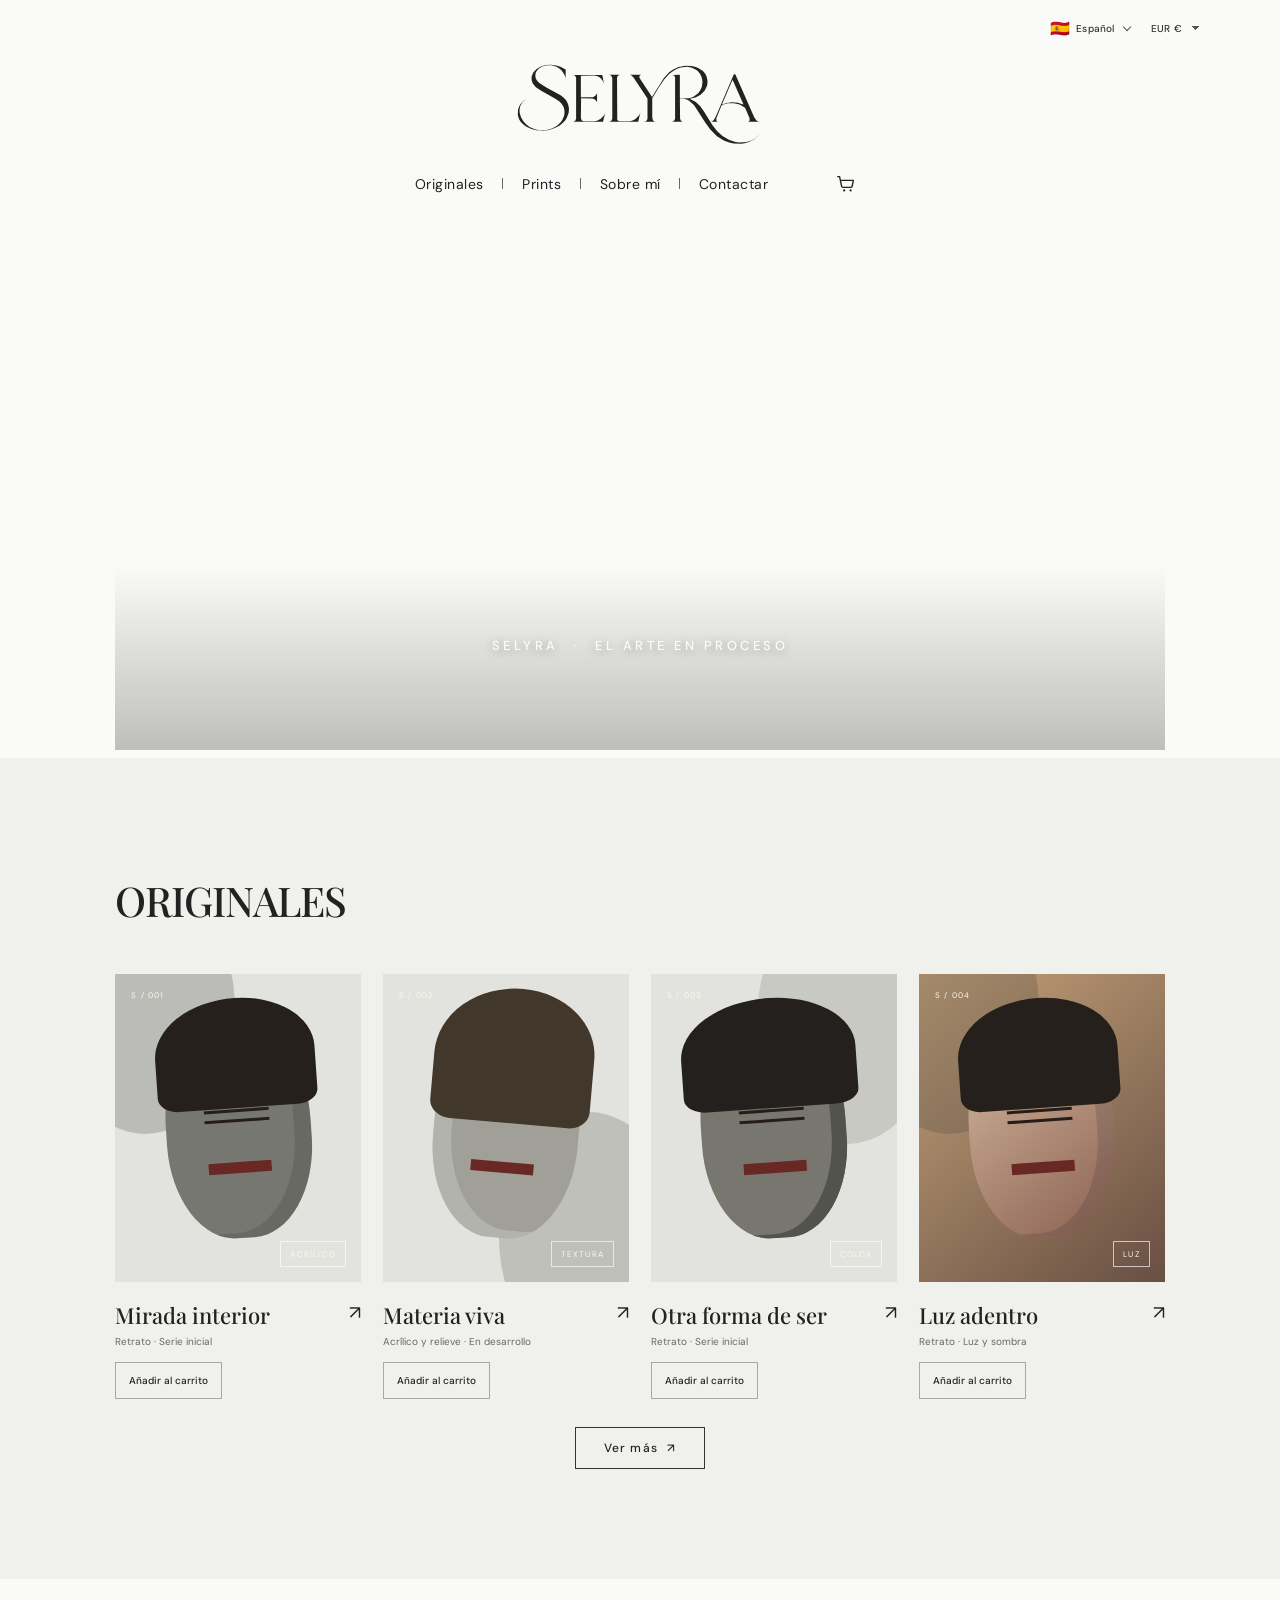
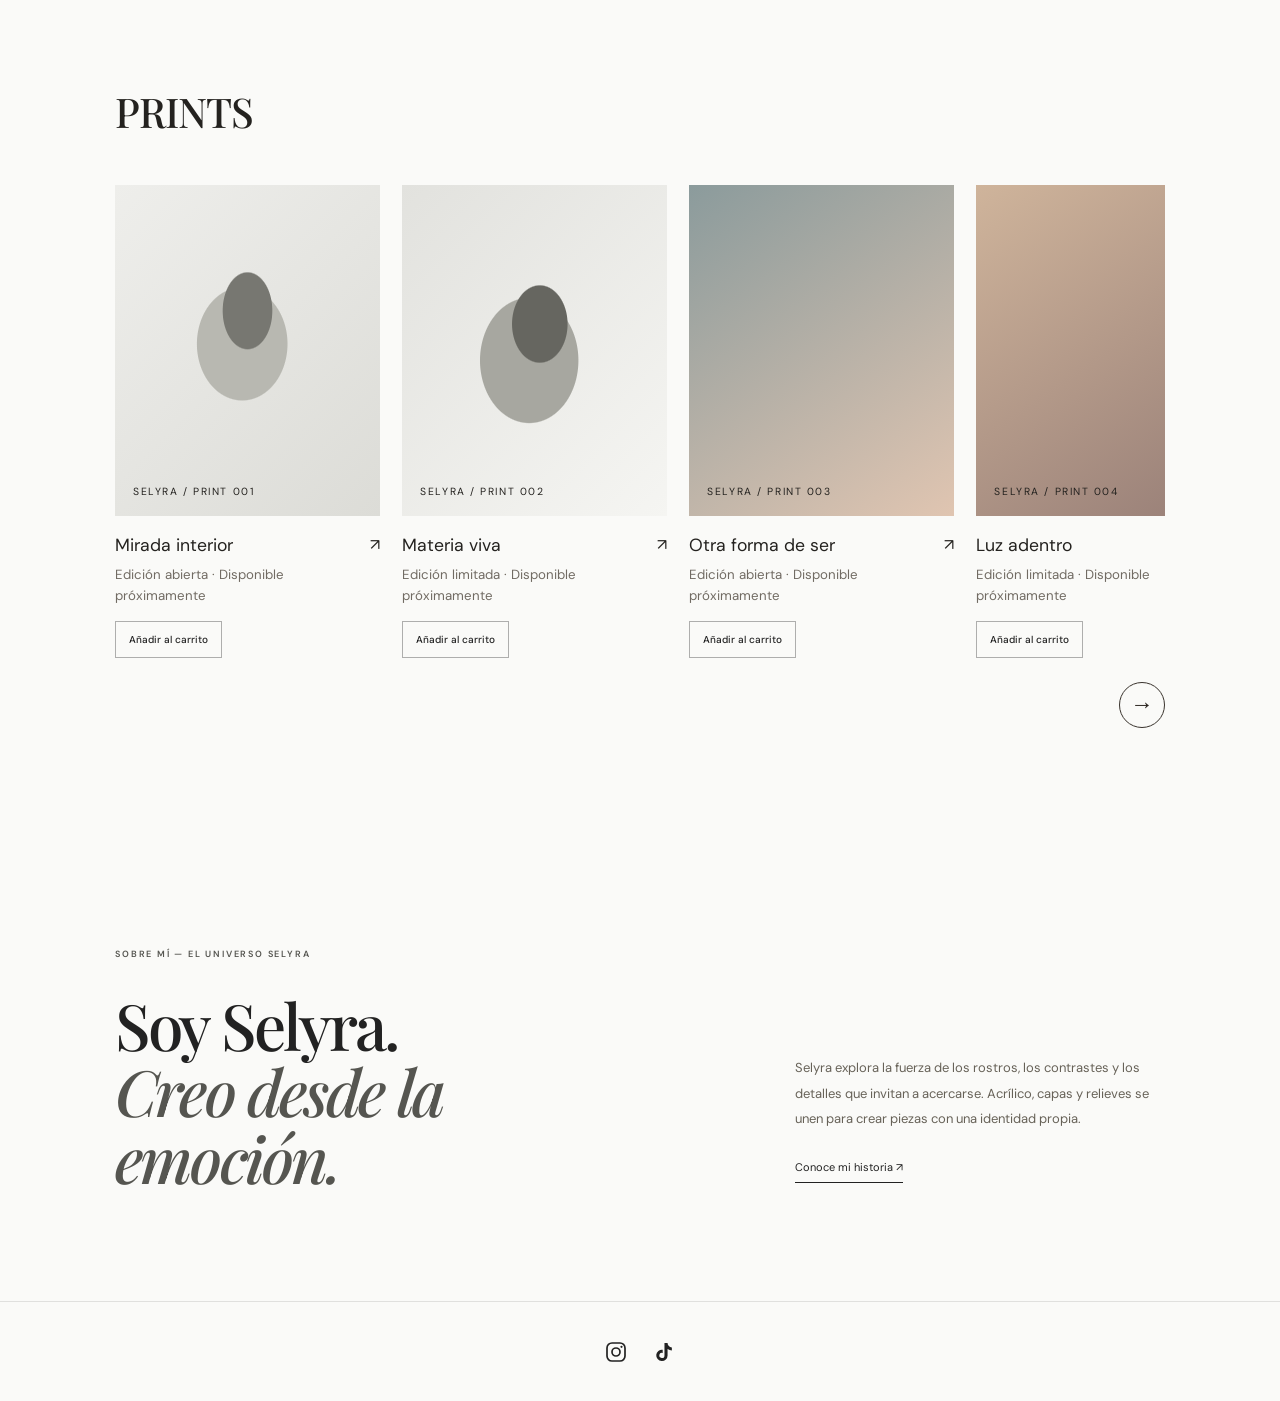
<file: index.html>
<!doctype html>
<html lang="es">
<head>
  <meta charset="utf-8">
  <meta name="viewport" content="width=device-width, initial-scale=1">
  <meta name="theme-color" content="#F8F7F3">
  <meta name="description" content="Selyra — retratos originales en acrílico y obras con volumen y textura. Arte contemporáneo hecho para sentirse.">
  <title>Selyra — Arte que deja huella</title>
  <link rel="preconnect" href="https://fonts.googleapis.com">
  <link rel="preconnect" href="https://fonts.gstatic.com" crossorigin>
  <link href="https://fonts.googleapis.com/css2?family=DM+Sans:wght@400;500;600;700&family=Playfair+Display:ital,wght@0,500;0,600;0,700;1,500;1,600&display=swap" rel="stylesheet">
  <link rel="stylesheet" href="styles.css?v=20261118-2">
</head>
<body>
  <header class="site-header">
    <div class="store-preferences" aria-label="Preferencias de tienda">
      <div class="preference-control">
        <span class="sr-only">Idioma</span>
        <select id="language-select" class="sr-only" aria-label="Seleccionar idioma">
          <option value="es">Español</option>
          <option value="en">English</option>
          <option value="fr">Français</option>
          <option value="de">Deutsch</option>
          <option value="ja">日本語</option>
          <option value="zh">简体中文</option>
        </select>
        <div class="language-picker">
          <button type="button" id="language-picker-button" class="language-picker-button" aria-label="Seleccionar idioma" aria-expanded="false" aria-haspopup="listbox">
            <span id="language-current-flag" class="language-flag" aria-hidden="true">🇪🇸</span>
            <span id="language-current-name">Español</span>
            <span class="picker-chevron" aria-hidden="true"></span>
          </button>
          <div id="language-picker-menu" class="language-picker-menu" role="listbox" aria-label="Idiomas disponibles" hidden>
            <button type="button" role="option" data-language="es"><span>🇪🇸</span> Español</button>
            <button type="button" role="option" data-language="en"><span>🇬🇧</span> English</button>
            <button type="button" role="option" data-language="fr"><span>🇫🇷</span> Français</button>
            <button type="button" role="option" data-language="de"><span>🇩🇪</span> Deutsch</button>
            <button type="button" role="option" data-language="ja"><span>🇯🇵</span> 日本語</button>
            <button type="button" role="option" data-language="zh"><span>🇨🇳</span> 简体中文</button>
          </div>
        </div>
      </div>
      <label class="preference-control">
        <span class="sr-only">Moneda</span>
        <select id="currency-select" aria-label="Seleccionar moneda">
          <option value="EUR">EUR €</option>
          <option value="USD">USD $</option>
          <option value="GBP">GBP £</option>
          <option value="CAD">CAD $</option>
          <option value="AUD">AUD $</option>
          <option value="CHF">CHF</option>
          <option value="JPY">JPY ¥</option>
          <option value="CNY">CNY ¥</option>
          <option value="MXN">MXN $</option>
          <option value="BRL">BRL R$</option>
          <option value="COP">COP $</option>
          <option value="SEK">SEK kr</option>
        </select>
      </label>
    </div>
    <a class="wordmark" href="#inicio" aria-label="Selyra, inicio"><img src="assets/selyra-wordmark.svg?v=2" alt="Selyra" width="260" height="75"></a>
    <button class="menu-toggle" aria-label="Abrir menú" aria-expanded="false">☰</button>
    <nav class="nav">
      <a href="#obras">Originales</a>
      <a href="#prints">Prints</a>
      <a href="#universo">Sobre mí</a>
      <a class="nav-contact" href="contacto.html">Contactar</a>
      <button class="cart-trigger" type="button" id="cart-open" aria-label="Abrir carrito de compra" aria-controls="cart-panel" aria-expanded="false">
        <svg viewBox="0 0 24 24" aria-hidden="true"><path d="M3 4h2l2.1 10.1a2 2 0 0 0 2 1.6h7.8a2 2 0 0 0 1.9-1.5L20 8H6" fill="none" stroke="currentColor" stroke-width="1.5" stroke-linecap="round" stroke-linejoin="round"/><circle cx="10" cy="19" r="1.2" fill="currentColor"/><circle cx="17" cy="19" r="1.2" fill="currentColor"/></svg>
        <span class="cart-count" id="cart-count" aria-live="polite" hidden></span>
      </button>
    </nav>

  </header>

  <div class="compact-navigation" id="compact-navigation" aria-label="Navegación al desplazarse">
    <a class="compact-wordmark" href="#inicio" aria-label="Selyra, inicio"><img src="assets/selyra-wordmark.svg?v=2" alt="Selyra" width="125" height="36"></a>
    <nav class="compact-nav" aria-label="Navegación rápida">
      <a href="#obras">Originales</a>
      <a href="#prints">Prints</a>
      <a href="#universo">Sobre mí</a>
      <a href="contacto.html">Contactar</a>
    </nav>
    <button class="compact-cart" type="button" id="compact-cart-open" aria-label="Abrir carrito de compra" aria-controls="cart-panel" aria-expanded="false">
      <svg viewBox="0 0 24 24" aria-hidden="true"><path d="M3 4h2l2.1 10.1a2 2 0 0 0 2 1.6h7.8a2 2 0 0 0 1.9-1.5L20 8H6" fill="none" stroke="currentColor" stroke-width="1.5" stroke-linecap="round" stroke-linejoin="round"/><circle cx="10" cy="19" r="1.2" fill="currentColor"/><circle cx="17" cy="19" r="1.2" fill="currentColor"/></svg>
      <span class="cart-count" id="compact-cart-count" aria-live="polite" hidden></span>
    </button>
  </div>

  <main>
    <section class="hero hero-video" id="inicio">
      <iframe class="hero-youtube" src="https://www.youtube-nocookie.com/embed/hutY59VtHTo?autoplay=1&mute=1&loop=1&playlist=hutY59VtHTo&controls=0&playsinline=1&rel=0" title="Mezcla de pintura sobre paleta, vídeo provisional" allow="autoplay; encrypted-media; picture-in-picture" referrerpolicy="strict-origin-when-cross-origin" loading="eager" tabindex="-1"></iframe>
      <div class="hero-video-overlay" aria-hidden="true"></div>
      <div class="hero-showreel-caption">SELYRA <span>·</span> EL ARTE EN PROCESO</div>
    </section>

    <section class="works section-pad" id="obras">
      <div class="works-heading">
        <div><h2>ORIGINALES</h2></div>
      </div>
      <div class="work-grid">
        <article class="work-card">
          <div class="work-image work-image-one"><div class="placeholder-face face-a"></div><span class="work-number">S / 001</span><span class="work-tag">ACRÍLICO</span></div>
          <div class="work-meta"><div><h3>Mirada interior</h3><p>Retrato · Serie inicial</p></div><span class="work-arrow">↗</span></div>
          <button class="add-to-cart" type="button" data-product-id="original-001" data-product-name="Mirada interior — original">Añadir al carrito</button>
        </article>
        <article class="work-card work-card-offset">
          <div class="work-image work-image-two"><div class="placeholder-face face-b"></div><span class="work-number">S / 002</span><span class="work-tag">TEXTURA</span></div>
          <div class="work-meta"><div><h3>Materia viva</h3><p>Acrílico y relieve · En desarrollo</p></div><span class="work-arrow">↗</span></div>
          <button class="add-to-cart" type="button" data-product-id="original-002" data-product-name="Materia viva — original">Añadir al carrito</button>
        </article>
        <article class="work-card">
          <div class="work-image work-image-three"><div class="placeholder-face face-c"></div><span class="work-number">S / 003</span><span class="work-tag">COLOR</span></div>
          <div class="work-meta"><div><h3>Otra forma de ser</h3><p>Retrato · Serie inicial</p></div><span class="work-arrow">↗</span></div>
          <button class="add-to-cart" type="button" data-product-id="original-003" data-product-name="Otra forma de ser — original">Añadir al carrito</button>
        </article>
        <article class="work-card">
          <div class="work-image work-image-four"><div class="placeholder-face face-d"></div><span class="work-number">S / 004</span><span class="work-tag">LUZ</span></div>
          <div class="work-meta"><div><h3>Luz adentro</h3><p>Retrato · Luz y sombra</p></div><span class="work-arrow">↗</span></div>
          <button class="add-to-cart" type="button" data-product-id="original-004" data-product-name="Luz adentro — original">Añadir al carrito</button>
        </article>
      </div>
      <div class="gallery-more-wrap"><a class="gallery-more" href="originales.html">Ver más <span aria-hidden="true">↗</span></a></div>
    </section>

    <section class="prints section-pad" id="prints">
  
  <div class="prints-heading">
    <div>
      <h2>PRINTS</h2>
    </div>
  </div>

  <div class="prints-carousel" id="prints-carousel" tabindex="0" aria-label="Galería de prints">
  <div class="prints-grid">
    <article class="print-card">
      <div class="print-image print-image-one">
        <span>SELYRA / PRINT 001</span>
      </div>
      <div class="print-meta">
        <div>
          <h3>Mirada interior</h3>
          <p>Edición abierta · Disponible próximamente</p>
        </div>
        <span>↗</span>
      </div>
      <button class="add-to-cart" type="button" data-product-id="print-001" data-product-name="Mirada interior — print">Añadir al carrito</button>
    </article>

    <article class="print-card">
      <div class="print-image print-image-two">
        <span>SELYRA / PRINT 002</span>
      </div>
      <div class="print-meta">
        <div>
          <h3>Materia viva</h3>
          <p>Edición limitada · Disponible próximamente</p>
        </div>
        <span>↗</span>
      </div>
      <button class="add-to-cart" type="button" data-product-id="print-002" data-product-name="Materia viva — print">Añadir al carrito</button>
    </article>
    <article class="print-card">
      <div class="print-image print-image-003"><span>SELYRA / PRINT 003</span></div>
      <div class="print-meta"><div><h3>Otra forma de ser</h3><p>Edición abierta · Disponible próximamente</p></div><span>↗</span></div>
      <button class="add-to-cart" type="button" data-product-id="print-003" data-product-name="Otra forma de ser — print">Añadir al carrito</button>
    </article>
    <article class="print-card">
      <div class="print-image print-image-004"><span>SELYRA / PRINT 004</span></div>
      <div class="print-meta"><div><h3>Luz adentro</h3><p>Edición limitada · Disponible próximamente</p></div><span>↗</span></div>
      <button class="add-to-cart" type="button" data-product-id="print-004" data-product-name="Luz adentro — print">Añadir al carrito</button>
    </article>
    <article class="print-card">
      <div class="print-image print-image-005"><span>SELYRA / PRINT 005</span></div>
      <div class="print-meta"><div><h3>Raíces de color</h3><p>Edición abierta · Disponible próximamente</p></div><span>↗</span></div>
      <button class="add-to-cart" type="button" data-product-id="print-005" data-product-name="Raíces de color — print">Añadir al carrito</button>
    </article>
    <article class="print-card">
      <div class="print-image print-image-006"><span>SELYRA / PRINT 006</span></div>
      <div class="print-meta"><div><h3>Instante libre</h3><p>Edición limitada · Disponible próximamente</p></div><span>↗</span></div>
      <button class="add-to-cart" type="button" data-product-id="print-006" data-product-name="Instante libre — print">Añadir al carrito</button>
    </article>
  </div>
  </div>
  <div class="prints-controls"><button type="button" class="prints-prev" id="prints-prev" aria-label="Deslizar prints a la izquierda" hidden>←</button><button type="button" class="prints-next" id="prints-next" aria-label="Deslizar prints a la derecha">→</button><button type="button" class="gallery-more" id="prints-more" aria-expanded="false" hidden>Ver más <span aria-hidden="true">↓</span></button></div>

</section>
    <section class="intro section-pad" id="universo">
      <div class="section-kicker">SOBRE MÍ — EL UNIVERSO SELYRA</div>
      <div class="intro-content">
        <h2>Soy Selyra.<br><em>Creo desde la emoción.</em></h2>
        <div class="intro-description">
          <p>Selyra explora la fuerza de los rostros, los contrastes y los detalles que invitan a acercarse. Acrílico, capas y relieves se unen para crear piezas con una identidad propia.</p>
          <a class="text-link dark-link" href="#proceso">Conoce mi historia <span>↗</span></a>
        </div>
      </div>
    </section>

  </main>

  <div class="cart-backdrop" id="cart-backdrop" hidden></div>
  <aside class="cart-panel" id="cart-panel" aria-labelledby="cart-title" aria-hidden="true" hidden>
    <div class="cart-panel-heading">
      <div><p class="section-kicker">SELYRA</p><h2 id="cart-title">Tu carrito <span id="cart-heading-count">(0)</span></h2></div>
      <button type="button" class="cart-close" id="cart-close" aria-label="Cerrar carrito">×</button>
    </div>
    <p class="cart-intro">Guarda aquí las obras que te interesan.</p>
    <div id="cart-items" class="cart-items"><p class="cart-empty">Tu carrito está vacío.</p></div>
    <div class="cart-panel-bottom">
      <p class="cart-total-label">Total</p>
      <p class="cart-total" id="cart-total">Se confirmará el precio</p>
      <p class="cart-note">Los precios y los pagos online aún están por configurar. Puedes enviarme tu selección para consultar disponibilidad y precio final.</p>
      <button type="button" class="cart-checkout" id="cart-checkout" disabled>Consultar selección</button>
      <button type="button" class="cart-clear" id="cart-clear">Vaciar carrito</button>
    </div>
  </aside>
  <footer class="social-footer" aria-label="Redes sociales de Selyra">
    <a class="social-icon" href="https://www.instagram.com/artselyra/" aria-label="Instagram de Selyra @artselyra" title="Instagram" target="_blank" rel="noopener noreferrer">
      <svg viewBox="0 0 24 24" aria-hidden="true"><rect x="3" y="3" width="18" height="18" rx="5" fill="none" stroke="currentColor" stroke-width="1.7"/><circle cx="12" cy="12" r="4" fill="none" stroke="currentColor" stroke-width="1.7"/><circle cx="17.5" cy="6.8" r="1.1" fill="currentColor"/></svg>
    </a>
    <a class="social-icon" href="https://www.tiktok.com/@artselyra" aria-label="TikTok de Selyra @artselyra" title="TikTok" target="_blank" rel="noopener noreferrer">
      <svg viewBox="0 0 24 24" aria-hidden="true">
        <path fill="currentColor" d="M16.6 5.82a4.28 4.28 0 0 1-1.03-2.82h-3.09v12.4a2.58 2.58 0 1 1-1.8-2.46V9.78a5.67 5.67 0 1 0 4.89 5.62V9.11a7.35 7.35 0 0 0 4.29 1.38V7.4a4.29 4.29 0 0 1-3.26-1.58Z"/>
      </svg>
    </a>
  </footer>
  <script src="translations.js?v=20261026-4"></script>
  <script src="script.js?v=20261118-2"></script>
</body>
</html>
</file>
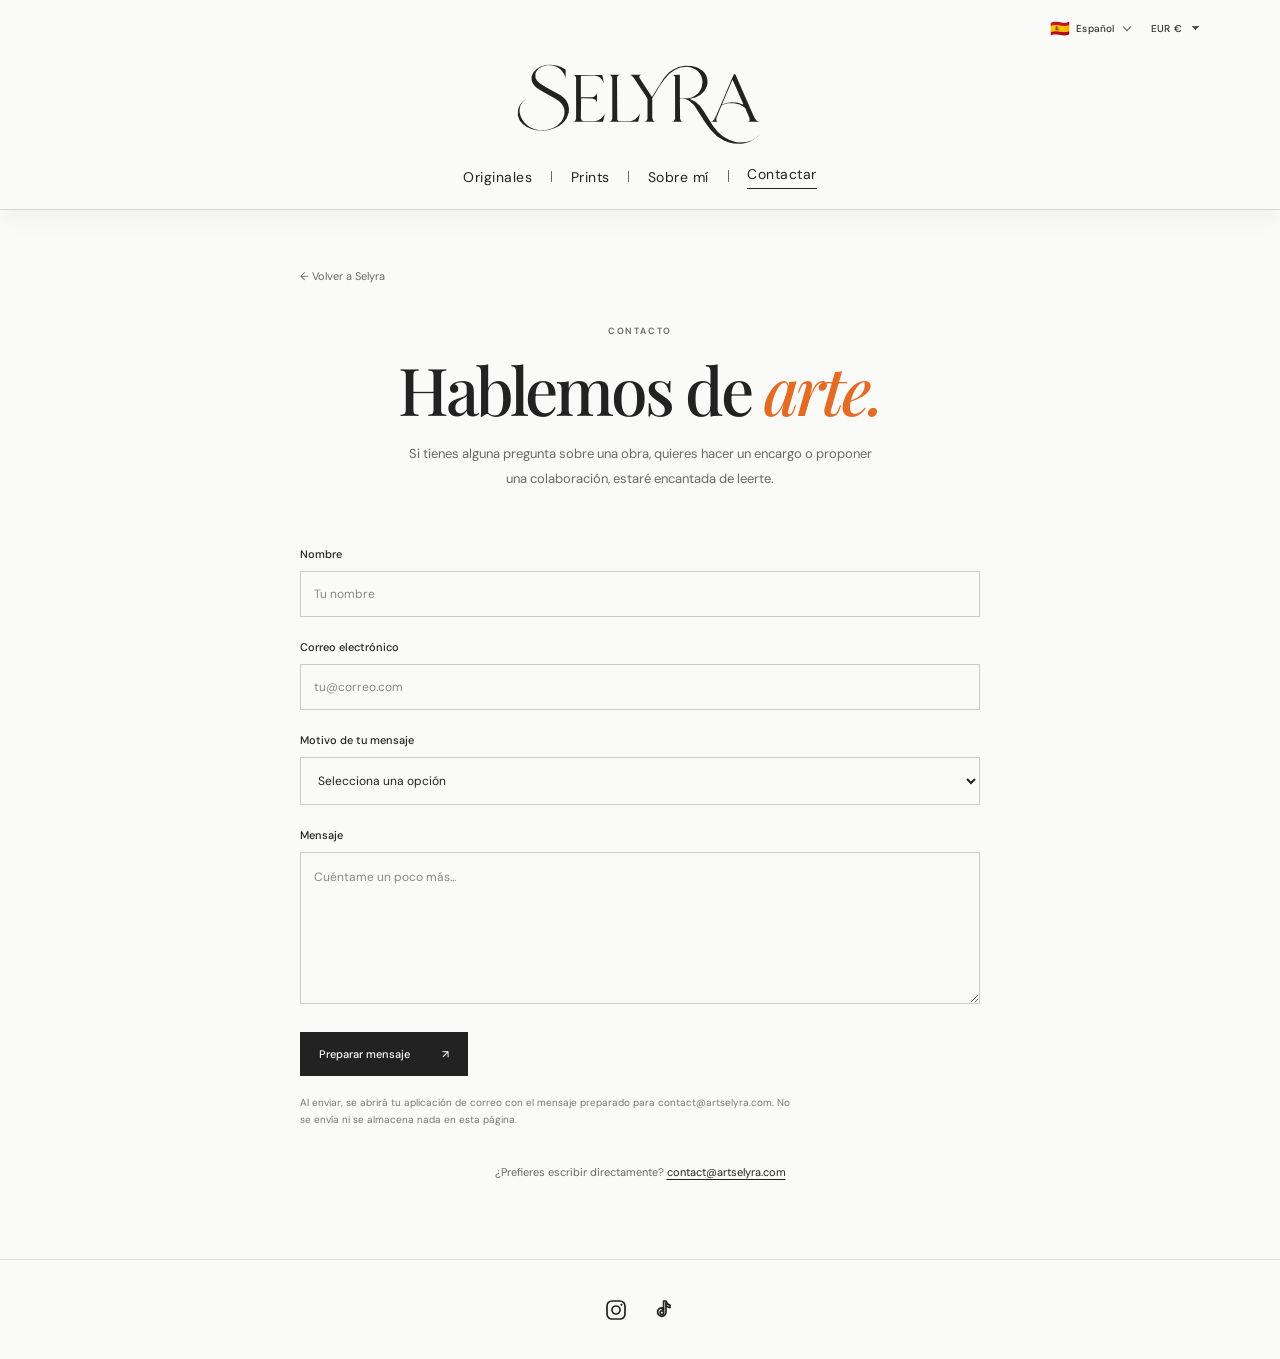
<file: contacto.html>
<!doctype html>
<html lang="es">
<head>
  <meta charset="utf-8">
  <meta name="viewport" content="width=device-width, initial-scale=1">
  <meta name="theme-color" content="#FAFAF8">
  <meta name="description" content="Contacta con Selyra para consultas sobre obras originales, prints, colaboraciones y encargos.">
  <title>Contacto — Selyra</title>
  <link rel="preconnect" href="https://fonts.googleapis.com">
  <link rel="preconnect" href="https://fonts.gstatic.com" crossorigin>
  <link href="https://fonts.googleapis.com/css2?family=DM+Sans:wght@400;500;600&family=Playfair+Display:ital,wght@0,500;0,600&display=swap" rel="stylesheet">
  <link rel="stylesheet" href="styles.css?v=20261118-2">
</head>
<body class="contact-page">
  <header class="site-header contact-page-header">
    <div class="store-preferences" aria-label="Preferencias de tienda">
      <div class="preference-control">
        <span class="sr-only">Idioma</span>
        <select id="language-select" class="sr-only" aria-label="Seleccionar idioma">
          <option value="es">Español</option>
          <option value="en">English</option>
          <option value="fr">Français</option>
          <option value="de">Deutsch</option>
          <option value="ja">日本語</option>
          <option value="zh">简体中文</option>
        </select>
        <div class="language-picker">
          <button type="button" id="language-picker-button" class="language-picker-button" aria-label="Seleccionar idioma" aria-expanded="false" aria-haspopup="listbox">
            <span id="language-current-flag" class="language-flag" aria-hidden="true">🇪🇸</span>
            <span id="language-current-name">Español</span>
            <span class="picker-chevron" aria-hidden="true"></span>
          </button>
          <div id="language-picker-menu" class="language-picker-menu" role="listbox" aria-label="Idiomas disponibles" hidden>
            <button type="button" role="option" data-language="es"><span>🇪🇸</span> Español</button>
            <button type="button" role="option" data-language="en"><span>🇬🇧</span> English</button>
            <button type="button" role="option" data-language="fr"><span>🇫🇷</span> Français</button>
            <button type="button" role="option" data-language="de"><span>🇩🇪</span> Deutsch</button>
            <button type="button" role="option" data-language="ja"><span>🇯🇵</span> 日本語</button>
            <button type="button" role="option" data-language="zh"><span>🇨🇳</span> 简体中文</button>
          </div>
        </div>
      </div>
      <label class="preference-control">
        <span class="sr-only">Moneda</span>
        <select id="currency-select" aria-label="Seleccionar moneda">
          <option value="EUR">EUR €</option>
          <option value="USD">USD $</option>
          <option value="GBP">GBP £</option>
          <option value="CAD">CAD $</option>
          <option value="AUD">AUD $</option>
          <option value="CHF">CHF</option>
          <option value="JPY">JPY ¥</option>
          <option value="CNY">CNY ¥</option>
          <option value="MXN">MXN $</option>
          <option value="BRL">BRL R$</option>
          <option value="COP">COP $</option>
          <option value="SEK">SEK kr</option>
        </select>
      </label>
    </div>
    <a class="wordmark" href="index.html" aria-label="Selyra, inicio"><img src="assets/selyra-wordmark.svg?v=2" alt="Selyra" width="260" height="75"></a>
    <nav class="nav" aria-label="Navegación principal">
      <a href="index.html#obras">Originales</a>
      <a href="index.html#prints">Prints</a>
      <a href="index.html#universo">Sobre mí</a>
      <a class="nav-contact" href="contacto.html" aria-current="page">Contactar</a>
    </nav>
  </header>

  <main class="contact-page-main">
    <a class="contact-back-link" href="index.html"><span aria-hidden="true">← </span><span>Volver a Selyra</span></a>
    <div class="contact-page-heading">
      <p class="section-kicker">CONTACTO</p>
      <h1>Hablemos de <em class="contact-art-accent">arte.</em></h1>
      <p>Si tienes alguna pregunta sobre una obra, quieres hacer un encargo o proponer una colaboración, estaré encantada de leerte.</p>
    </div>

    <form class="contact-form" id="contact-form">
      <label for="contact-name">Nombre</label>
      <input id="contact-name" name="name" type="text" autocomplete="name" placeholder="Tu nombre" required>

      <label for="contact-email">Correo electrónico</label>
      <input id="contact-email" name="email" type="email" autocomplete="email" placeholder="tu@correo.com" required>

      <label for="contact-subject">Motivo de tu mensaje</label>
      <select id="contact-subject" name="subject" required>
        <option value="" disabled selected>Selecciona una opción</option>
        <option>Consulta sobre una obra</option>
        <option>Encargo personalizado</option>
        <option>Prints y reproducciones</option>
        <option>Colaboración</option>
        <option>Otro</option>
      </select>

      <label for="contact-message">Mensaje</label>
      <textarea id="contact-message" name="message" rows="6" placeholder="Cuéntame un poco más..." required></textarea>

      <button class="contact-submit" type="submit">Preparar mensaje <span aria-hidden="true">↗</span></button>
      <p class="contact-form-note">Al enviar, se abrirá tu aplicación de correo con el mensaje preparado para contact@artselyra.com. No se envía ni se almacena nada en esta página.</p>
    </form>

    <p class="contact-direct-email">¿Prefieres escribir directamente? <a href="mailto:contact@artselyra.com">contact@artselyra.com</a></p>
  </main>

  <footer class="social-footer" aria-label="Redes sociales de Selyra">
    <a class="social-icon" href="https://www.instagram.com/artselyra/" aria-label="Instagram de Selyra @artselyra" title="Instagram" target="_blank" rel="noopener noreferrer">
      <svg viewBox="0 0 24 24" aria-hidden="true"><rect x="3" y="3" width="18" height="18" rx="5" fill="none" stroke="currentColor" stroke-width="1.7"/><circle cx="12" cy="12" r="4" fill="none" stroke="currentColor" stroke-width="1.7"/><circle cx="17.5" cy="6.8" r="1.1" fill="currentColor"/></svg>
    </a>
    <span class="social-icon" aria-label="TikTok — enlace pendiente" title="TikTok">
      <svg viewBox="0 0 24 24" aria-hidden="true"><path d="M14 3v11.1a4.2 4.2 0 1 1-3.5-4.14V13a1.8 1.8 0 1 0 1.1 1.66V3h2.4c.35 2.2 1.65 3.7 4 4.1v2.5A8.1 8.1 0 0 1 14 7.8" fill="none" stroke="currentColor" stroke-width="1.7" stroke-linecap="round" stroke-linejoin="round"/></svg>
    </span>
  </footer>
  <script src="translations.js?v=20261026-2"></script>
  <script src="script.js?v=20261118-2"></script>
</body>
</html>
</file>
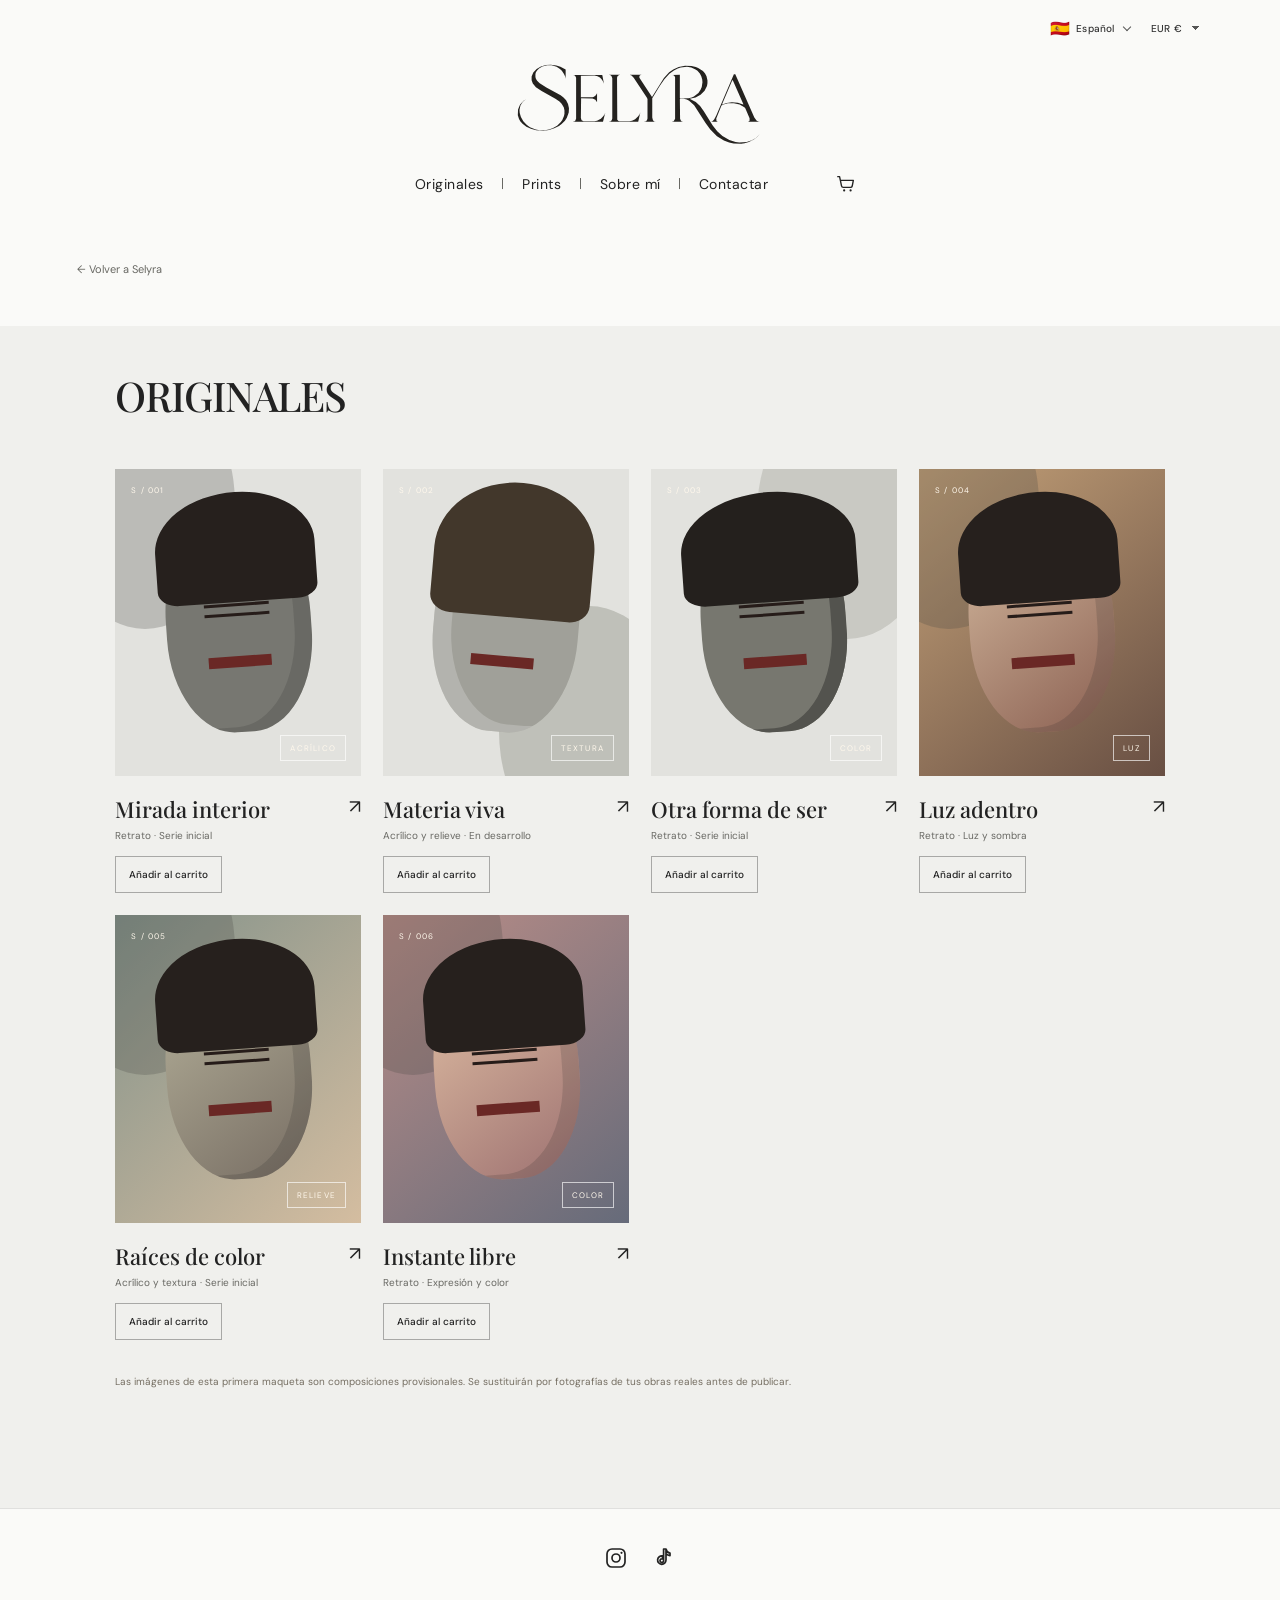
<file: originales.html>
<!doctype html>
<html lang="es">
<head>
  <meta charset="utf-8">
  <meta name="viewport" content="width=device-width, initial-scale=1">
  <meta name="theme-color" content="#F8F7F3">
  <meta name="description" content="Selyra — retratos originales en acrílico y obras con volumen y textura. Arte contemporáneo hecho para sentirse.">
  <title>Originales — Selyra</title>
  <link rel="preconnect" href="https://fonts.googleapis.com">
  <link rel="preconnect" href="https://fonts.gstatic.com" crossorigin>
  <link href="https://fonts.googleapis.com/css2?family=DM+Sans:wght@400;500;600;700&family=Playfair+Display:ital,wght@0,500;0,600;0,700;1,500;1,600&display=swap" rel="stylesheet">
  <link rel="stylesheet" href="styles.css?v=20261118-2">
</head>
<body class="originals-page">
  <header class="site-header">
    <div class="store-preferences" aria-label="Preferencias de tienda">
      <div class="preference-control">
        <span class="sr-only">Idioma</span>
        <select id="language-select" class="sr-only" aria-label="Seleccionar idioma">
          <option value="es">Español</option>
          <option value="en">English</option>
          <option value="fr">Français</option>
          <option value="de">Deutsch</option>
          <option value="ja">日本語</option>
          <option value="zh">简体中文</option>
        </select>
        <div class="language-picker">
          <button type="button" id="language-picker-button" class="language-picker-button" aria-label="Seleccionar idioma" aria-expanded="false" aria-haspopup="listbox">
            <span id="language-current-flag" class="language-flag" aria-hidden="true">🇪🇸</span>
            <span id="language-current-name">Español</span>
            <span class="picker-chevron" aria-hidden="true"></span>
          </button>
          <div id="language-picker-menu" class="language-picker-menu" role="listbox" aria-label="Idiomas disponibles" hidden>
            <button type="button" role="option" data-language="es"><span>🇪🇸</span> Español</button>
            <button type="button" role="option" data-language="en"><span>🇬🇧</span> English</button>
            <button type="button" role="option" data-language="fr"><span>🇫🇷</span> Français</button>
            <button type="button" role="option" data-language="de"><span>🇩🇪</span> Deutsch</button>
            <button type="button" role="option" data-language="ja"><span>🇯🇵</span> 日本語</button>
            <button type="button" role="option" data-language="zh"><span>🇨🇳</span> 简体中文</button>
          </div>
        </div>
      </div>
      <label class="preference-control">
        <span class="sr-only">Moneda</span>
        <select id="currency-select" aria-label="Seleccionar moneda">
          <option value="EUR">EUR €</option>
          <option value="USD">USD $</option>
          <option value="GBP">GBP £</option>
          <option value="CAD">CAD $</option>
          <option value="AUD">AUD $</option>
          <option value="CHF">CHF</option>
          <option value="JPY">JPY ¥</option>
          <option value="CNY">CNY ¥</option>
          <option value="MXN">MXN $</option>
          <option value="BRL">BRL R$</option>
          <option value="COP">COP $</option>
          <option value="SEK">SEK kr</option>
        </select>
      </label>
    </div>
    <a class="wordmark" href="index.html" aria-label="Selyra, inicio"><img src="assets/selyra-wordmark.svg?v=2" alt="Selyra" width="260" height="75"></a>
    <button class="menu-toggle" aria-label="Abrir menú" aria-expanded="false">☰</button>
    <nav class="nav">
      <a href="index.html#obras">Originales</a>
      <a href="index.html#prints">Prints</a>
      <a href="index.html#universo">Sobre mí</a>
      <a class="nav-contact" href="contacto.html">Contactar</a>
      <button class="cart-trigger" type="button" id="cart-open" aria-label="Abrir carrito de compra" aria-controls="cart-panel" aria-expanded="false">
        <svg viewBox="0 0 24 24" aria-hidden="true"><path d="M3 4h2l2.1 10.1a2 2 0 0 0 2 1.6h7.8a2 2 0 0 0 1.9-1.5L20 8H6" fill="none" stroke="currentColor" stroke-width="1.5" stroke-linecap="round" stroke-linejoin="round"/><circle cx="10" cy="19" r="1.2" fill="currentColor"/><circle cx="17" cy="19" r="1.2" fill="currentColor"/></svg>
        <span class="cart-count" id="cart-count" aria-live="polite" hidden></span>
      </button>
    </nav>

  </header>

  <div class="compact-navigation" id="compact-navigation" aria-label="Navegación al desplazarse">
    <a class="compact-wordmark" href="index.html" aria-label="Selyra, inicio"><img src="assets/selyra-wordmark.svg?v=2" alt="Selyra" width="125" height="36"></a>
    <nav class="compact-nav" aria-label="Navegación rápida">
      <a href="index.html#obras">Originales</a>
      <a href="index.html#prints">Prints</a>
      <a href="index.html#universo">Sobre mí</a>
      <a href="contacto.html">Contactar</a>
    </nav>
    <button class="compact-cart" type="button" id="compact-cart-open" aria-label="Abrir carrito de compra" aria-controls="cart-panel" aria-expanded="false">
      <svg viewBox="0 0 24 24" aria-hidden="true"><path d="M3 4h2l2.1 10.1a2 2 0 0 0 2 1.6h7.8a2 2 0 0 0 1.9-1.5L20 8H6" fill="none" stroke="currentColor" stroke-width="1.5" stroke-linecap="round" stroke-linejoin="round"/><circle cx="10" cy="19" r="1.2" fill="currentColor"/><circle cx="17" cy="19" r="1.2" fill="currentColor"/></svg>
      <span class="cart-count" id="compact-cart-count" aria-live="polite" hidden></span>
    </button>
  </div>

  <main class="originals-page-main">
 <div class="originals-page-top"><a class="contact-back-link" href="index.html#obras"><span aria-hidden="true">← </span><span>Volver a Selyra</span></a></div>
    <section class="works section-pad" id="obras">
      <div class="works-heading">
        <div><h2>ORIGINALES</h2></div>
      </div>
      <div class="work-grid">
        <article class="work-card">
          <div class="work-image work-image-one"><div class="placeholder-face face-a"></div><span class="work-number">S / 001</span><span class="work-tag">ACRÍLICO</span></div>
          <div class="work-meta"><div><h3>Mirada interior</h3><p>Retrato · Serie inicial</p></div><span class="work-arrow">↗</span></div>
          <button class="add-to-cart" type="button" data-product-id="original-001" data-product-name="Mirada interior — original">Añadir al carrito</button>
        </article>
        <article class="work-card work-card-offset">
          <div class="work-image work-image-two"><div class="placeholder-face face-b"></div><span class="work-number">S / 002</span><span class="work-tag">TEXTURA</span></div>
          <div class="work-meta"><div><h3>Materia viva</h3><p>Acrílico y relieve · En desarrollo</p></div><span class="work-arrow">↗</span></div>
          <button class="add-to-cart" type="button" data-product-id="original-002" data-product-name="Materia viva — original">Añadir al carrito</button>
        </article>
        <article class="work-card">
          <div class="work-image work-image-three"><div class="placeholder-face face-c"></div><span class="work-number">S / 003</span><span class="work-tag">COLOR</span></div>
          <div class="work-meta"><div><h3>Otra forma de ser</h3><p>Retrato · Serie inicial</p></div><span class="work-arrow">↗</span></div>
          <button class="add-to-cart" type="button" data-product-id="original-003" data-product-name="Otra forma de ser — original">Añadir al carrito</button>
        </article>
        <article class="work-card">
          <div class="work-image work-image-four"><div class="placeholder-face face-d"></div><span class="work-number">S / 004</span><span class="work-tag">LUZ</span></div>
          <div class="work-meta"><div><h3>Luz adentro</h3><p>Retrato · Luz y sombra</p></div><span class="work-arrow">↗</span></div>
          <button class="add-to-cart" type="button" data-product-id="original-004" data-product-name="Luz adentro — original">Añadir al carrito</button>
        </article>
        <article class="work-card">
          <div class="work-image work-image-five"><div class="placeholder-face face-e"></div><span class="work-number">S / 005</span><span class="work-tag">RELIEVE</span></div>
          <div class="work-meta"><div><h3>Raíces de color</h3><p>Acrílico y textura · Serie inicial</p></div><span class="work-arrow">↗</span></div>
          <button class="add-to-cart" type="button" data-product-id="original-005" data-product-name="Raíces de color — original">Añadir al carrito</button>
        </article>
        <article class="work-card">
          <div class="work-image work-image-six"><div class="placeholder-face face-f"></div><span class="work-number">S / 006</span><span class="work-tag">COLOR</span></div>
          <div class="work-meta"><div><h3>Instante libre</h3><p>Retrato · Expresión y color</p></div><span class="work-arrow">↗</span></div>
          <button class="add-to-cart" type="button" data-product-id="original-006" data-product-name="Instante libre — original">Añadir al carrito</button>
        </article>
      </div>
      <p class="placeholder-note">Las imágenes de esta primera maqueta son composiciones provisionales. Se sustituirán por fotografías de tus obras reales antes de publicar.</p>
    </section>


</main>

  <div class="cart-backdrop" id="cart-backdrop" hidden></div>
  <aside class="cart-panel" id="cart-panel" aria-labelledby="cart-title" aria-hidden="true" hidden>
    <div class="cart-panel-heading">
      <div><p class="section-kicker">SELYRA</p><h2 id="cart-title">Tu carrito <span id="cart-heading-count">(0)</span></h2></div>
      <button type="button" class="cart-close" id="cart-close" aria-label="Cerrar carrito">×</button>
    </div>
    <p class="cart-intro">Guarda aquí las obras que te interesan.</p>
    <div id="cart-items" class="cart-items"><p class="cart-empty">Tu carrito está vacío.</p></div>
    <div class="cart-panel-bottom">
      <p class="cart-total-label">Total</p>
      <p class="cart-total" id="cart-total">Se confirmará el precio</p>
      <p class="cart-note">Los precios y los pagos online aún están por configurar. Puedes enviarme tu selección para consultar disponibilidad y precio final.</p>
      <button type="button" class="cart-checkout" id="cart-checkout" disabled>Consultar selección</button>
      <button type="button" class="cart-clear" id="cart-clear">Vaciar carrito</button>
    </div>
  </aside>
  <footer class="social-footer" aria-label="Redes sociales de Selyra">
    <a class="social-icon" href="https://www.instagram.com/artselyra/" aria-label="Instagram de Selyra @artselyra" title="Instagram" target="_blank" rel="noopener noreferrer">
      <svg viewBox="0 0 24 24" aria-hidden="true"><rect x="3" y="3" width="18" height="18" rx="5" fill="none" stroke="currentColor" stroke-width="1.7"/><circle cx="12" cy="12" r="4" fill="none" stroke="currentColor" stroke-width="1.7"/><circle cx="17.5" cy="6.8" r="1.1" fill="currentColor"/></svg>
    </a>
    <span class="social-icon" aria-label="TikTok — enlace pendiente" title="TikTok">
      <svg viewBox="0 0 24 24" aria-hidden="true"><path d="M14 3v11.1a4.2 4.2 0 1 1-3.5-4.14V13a1.8 1.8 0 1 0 1.1 1.66V3h2.4c.35 2.2 1.65 3.7 4 4.1v2.5A8.1 8.1 0 0 1 14 7.8" fill="none" stroke="currentColor" stroke-width="1.7" stroke-linecap="round" stroke-linejoin="round"/></svg>
    </span>
  </footer>
  <script src="translations.js?v=20261026-4"></script>
  <script src="script.js?v=20261118-2"></script>
</body>
</html>
</file>
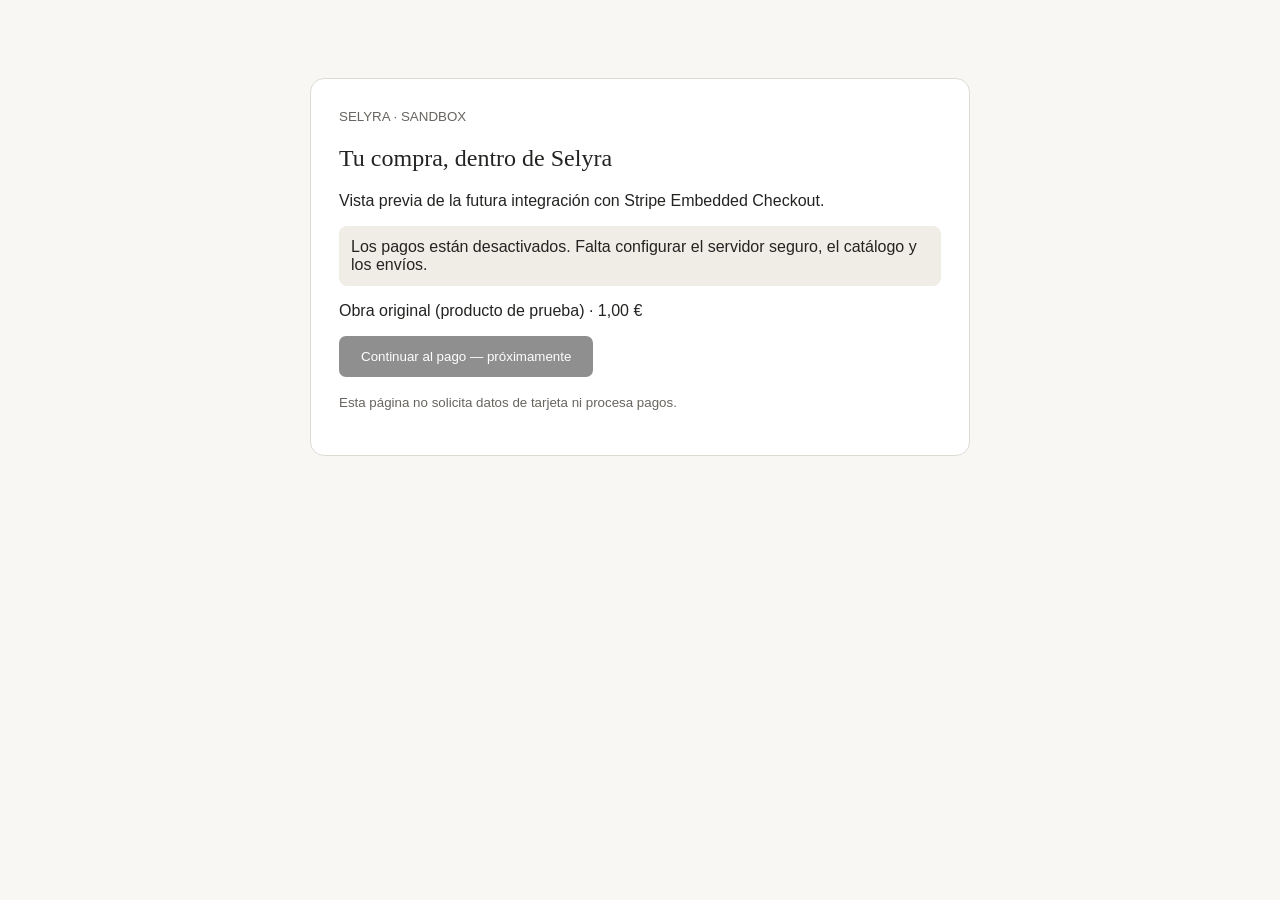
<file: stripe-sandbox/checkout-demo.html>
<!doctype html>
<html lang="es"><head><meta charset="utf-8"><meta name="viewport" content="width=device-width,initial-scale=1"><title>Selyra — Checkout de prueba</title><style>body{font-family:Arial,sans-serif;background:#f8f7f3;color:#242321;max-width:660px;margin:6vh auto;padding:24px}h1{font-family:Georgia,serif;font-weight:400}section{background:white;border:1px solid #dedbd5;border-radius:14px;padding:28px}small{color:#68645f}.notice{padding:12px;background:#f0ede6;border-radius:8px}button{background:#222;color:white;padding:13px 22px;border:0;border-radius:7px}button:disabled{opacity:.5}</style></head><body><section><small>SELYRA · SANDBOX</small><h1>Tu compra, dentro de Selyra</h1><p>Vista previa de la futura integración con Stripe Embedded Checkout.</p><div class="notice">Los pagos están desactivados. Falta configurar el servidor seguro, el catálogo y los envíos.</div><p>Obra original (producto de prueba) · 1,00 €</p><button disabled>Continuar al pago — próximamente</button><p><small>Esta página no solicita datos de tarjeta ni procesa pagos.</small></p></section></body></html>
</file>
<file: styles.css>
*{box-sizing:border-box} :root{--ink:#24221f;--paper:#f8f7f3;--cream:#eae5dc;--rust:#b8795d;--muted:#716b63;--line:rgba(36,34,31,.18)}html{scroll-behavior:smooth}body{margin:0;background:var(--paper);color:var(--ink);font-family:"DM Sans",sans-serif}a{color:inherit;text-decoration:none}.announcement{background:var(--rust);color:#fff7ec;text-align:center;padding:10px 16px;font-size:9px;letter-spacing:.19em;font-weight:600}.site-header{height:88px;padding:0 6.2%;display:flex;align-items:center;justify-content:space-between;border-bottom:1px solid var(--line)}.wordmark{font-family:"Playfair Display",serif;font-size:34px;letter-spacing:-.06em;font-weight:600}.wordmark span{font-family:"DM Sans",sans-serif;font-size:9px;vertical-align:top;letter-spacing:0;margin-left:4px}.nav{display:flex;align-items:center;gap:36px;font-size:11px;letter-spacing:.05em}.nav a{transition:opacity .2s}.nav a:hover,.text-link:hover{opacity:.62}.nav-contact{border:1px solid var(--ink);padding:12px 16px}.nav-contact span{margin-left:12px}.menu-toggle{display:none;background:none;border:0;font-size:24px}.hero{min-height:670px;background:var(--ink);color:var(--paper);padding:74px 8.5% 56px;display:grid;grid-template-columns:1fr 1fr;position:relative;overflow:hidden}.hero-copy{align-self:center;z-index:2;padding-bottom:35px}.eyebrow,.section-kicker{font-size:9px;letter-spacing:.2em;font-weight:600}.eyebrow{display:flex;align-items:center;gap:12px;color:#c7bca9}.eyebrow-line{display:inline-block;width:28px;height:1px;background:var(--rust)}h1,h2{font-family:"Playfair Display",serif;font-weight:500;letter-spacing:-.045em}h1{font-size:clamp(52px,6.4vw,92px);line-height:.99;margin:28px 0 26px}h1 em,h2 em{color:#c47a5b;font-weight:500}.hero-text{max-width:390px;color:#c9c2b6;font-size:14px;line-height:1.9}.hero-actions{display:flex;align-items:center;gap:28px;margin-top:34px}.button{display:inline-flex;align-items:center;gap:28px;padding:16px 20px;font-size:11px;letter-spacing:.04em;transition:transform .2s}.button:hover{transform:translateY(-2px)}.button-light{background:var(--paper);color:var(--ink)}.text-link{font-size:11px;border-bottom:1px solid currentColor;padding-bottom:8px}.hero-note{margin-top:72px;color:#bdb5a7;font-size:10px;letter-spacing:.06em;display:flex;align-items:center;gap:10px}.note-dot{width:6px;height:6px;background:#c47a5b;border-radius:50%}.hero-art{position:relative;display:flex;align-items:center;justify-content:center;min-height:470px}.art-frame{width:min(76%,370px);height:450px;position:relative;overflow:hidden;background:#c8a88b;border:9px solid #e1d4bf;box-shadow:18px 20px 0 rgba(0,0,0,.25);transform:rotate(2deg)}.art-shape{position:absolute;border-radius:50%;filter:blur(.2px)}.shape-one{width:270px;height:360px;background:#8d3f2d;top:-90px;left:-100px}.shape-two{width:240px;height:300px;background:#e4b64f;right:-95px;bottom:-90px}.shape-three{width:160px;height:190px;background:#6f8070;left:-60px;bottom:-50px}.art-face{position:absolute;width:190px;height:265px;left:50%;top:48%;transform:translate(-50%,-50%);z-index:2}.face{position:absolute;width:145px;height:205px;left:23px;top:25px;background:#a96145;border-radius:47% 48% 43% 45%;transform:rotate(-5deg);box-shadow:inset -18px -5px #854a3b}.hair{position:absolute;width:170px;height:210px;left:12px;top:5px;background:#25211e;border-radius:48% 50% 30% 35%;transform:rotate(-5deg)}.hair:after{content:"";position:absolute;width:60px;height:210px;right:-4px;top:65px;background:#25211e;border-radius:50%}.eye{position:absolute;top:111px;width:28px;height:7px;background:#201b19;border-radius:100%;z-index:3}.eye-left{left:47px;transform:rotate(-5deg)}.eye-right{left:113px;transform:rotate(4deg)}.nose{position:absolute;top:112px;left:89px;width:3px;height:54px;background:#6e382e;transform:rotate(8deg);z-index:4}.lips{position:absolute;top:181px;left:77px;width:33px;height:10px;background:#622b29;border-radius:50% 50% 55% 55%;z-index:4;transform:rotate(-4deg)}.neck{position:absolute;z-index:1;bottom:-20px;left:72px;width:65px;height:80px;background:#a96145}.ear{position:absolute;top:115px;left:12px;width:24px;height:39px;background:#a96145;border-radius:50%}.art-spark{position:absolute;z-index:4;color:#f2d78c;font-size:29px}.spark-one{right:20px;top:80px}.spark-two{left:20px;bottom:70px}.art-caption{position:absolute;z-index:5;bottom:12px;left:14px;color:#f7e9d4;font-size:8px;letter-spacing:.14em;line-height:1.7}.art-caption span{opacity:.75}.hero-side-label{position:absolute;right:-32px;top:45%;writing-mode:vertical-rl;font-size:8px;letter-spacing:.2em;color:#a9a194}.hero-bottom{position:absolute;left:8.5%;right:8.5%;bottom:22px;display:flex;justify-content:space-between;color:#8e887d;font-size:8px;letter-spacing:.12em}.section-pad{padding:110px 9%}.intro{background:var(--paper)}.section-kicker{color:var(--rust)}.intro-content{display:grid;grid-template-columns:1.2fr .8fr;gap:12%;align-items:end;margin-top:32px}h2{font-size:clamp(42px,5vw,68px);line-height:1.04;margin:0}h2 em{color:var(--rust)}.intro-description{max-width:390px;padding-bottom:8px}.intro-description p,.process-copy>p,.contact-layout>div>p{font-size:13px;line-height:1.95;color:#676258;margin:0 0 24px}.dark-link{display:inline-block}.values{display:grid;grid-template-columns:repeat(3,1fr);gap:28px;margin-top:82px;border-top:1px solid var(--line);padding-top:22px}.values>div{display:grid;grid-template-columns:30px 1fr;column-gap:12px;align-content:start}.values span{font-size:10px;color:var(--rust);grid-row:span 2;padding-top:4px}.values strong{font-family:"Playfair Display",serif;font-size:21px;font-weight:500}.values p{font-size:11px;line-height:1.7;color:var(--muted);max-width:220px;margin:9px 0 0}.works{background:#e5ded2;padding-top:95px;padding-bottom:110px}.works-heading{display:flex;justify-content:space-between;align-items:end;margin-bottom:52px}.works-heading h2{margin-top:25px}.works-heading>p{font-size:11px;line-height:1.8;color:var(--muted);margin-bottom:4px}.work-grid{display:grid;grid-template-columns:repeat(3,1fr);gap:22px;align-items:start}.work-card-offset{margin-top:55px}.work-image{height:365px;position:relative;overflow:hidden;display:flex;align-items:center;justify-content:center}.work-image-one{background:#b5a28a}.work-image-two{background:#d2b9a5}.work-image-three{background:#7d8a7b}.work-image:before{content:"";position:absolute;width:180px;height:250px;border-radius:50%;background:rgba(159,65,42,.7);top:-90px;left:-60px}.work-image-two:before{background:#e1bd50;left:auto;right:-50px;top:auto;bottom:-80px}.work-image-three:before{background:#d1a08a;top:-80px;left:auto;right:-40px}.placeholder-face{position:absolute;width:145px;height:220px;border-radius:48% 48% 44% 44%;background:#874c3d;box-shadow:inset -17px -5px rgba(46,30,26,.22);transform:rotate(-4deg)}.placeholder-face:before{content:"";position:absolute;width:160px;height:110px;background:#26201d;left:-6px;top:-20px;border-radius:60% 55% 15% 15%;z-index:1}.placeholder-face:after{content:"";position:absolute;left:39px;top:91px;width:65px;height:7px;border-top:3px solid #261c19;border-bottom:3px solid #261c19;box-shadow:0 52px 0 -1px #6a2825}.face-b{background:#b16d4e;transform:rotate(5deg);box-shadow:inset 18px -8px rgba(242,198,139,.25)}.face-b:before{background:#42372b;height:135px;top:-30px}.face-c{background:#4f5548;box-shadow:inset -15px -4px #353a32}.face-c:before{background:#24201d;width:175px;left:-15px}.work-number,.work-tag{position:absolute;z-index:2;font-size:8px;letter-spacing:.15em;color:#fff8ec}.work-number{top:16px;left:16px}.work-tag{bottom:15px;right:15px;border:1px solid rgba(255,255,255,.65);padding:7px 9px}.work-meta{display:flex;align-items:start;justify-content:space-between;padding-top:18px}.work-meta h3{font-family:"Playfair Display",serif;font-size:22px;font-weight:500;margin:0 0 5px}.work-meta p{font-size:10px;color:var(--muted);margin:0}.work-arrow{font-size:19px}.placeholder-note{font-size:10px;color:#756e62;margin-top:35px}.statement{padding:88px 20px 94px;text-align:center;background:var(--rust);color:#f7eee2}.statement-mark{font-family:"Playfair Display",serif;font-size:70px;line-height:.8;color:#e0a18a}.statement p{font-family:"Playfair Display",serif;font-size:clamp(27px,3.5vw,44px);line-height:1.3;margin:22px 0 25px}.statement p em{color:#e9bda9}.statement>span{font-size:8px;letter-spacing:.2em}.process{display:grid;grid-template-columns:1fr 1fr;gap:12%;align-items:center;background:var(--paper)}.process-visual{padding:20px}.process-art{height:410px;background:#d2c2a9;position:relative;overflow:hidden;display:flex;align-items:end;padding:24px}.process-art:before{content:"";position:absolute;width:320px;height:360px;border-radius:48%;background:#9a4b35;top:-100px;left:-75px;transform:rotate(22deg)}.process-art:after{content:"";position:absolute;width:250px;height:330px;border-radius:48%;background:#2a2822;right:-80px;bottom:-130px;transform:rotate(-25deg)}.brush-stroke{position:absolute;width:180px;height:320px;left:35%;top:12%;border-radius:50%;border:24px solid #d9a84e;transform:rotate(28deg);z-index:1}.paint-dot{position:absolute;z-index:2;border-radius:50%}.dot-a{width:25px;height:25px;background:#e4cbb2;top:80px;right:70px}.dot-b{width:12px;height:12px;background:#a34f36;bottom:95px;left:65px}.dot-c{width:18px;height:18px;background:#e4cbb2;bottom:65px;right:100px}.process-art>span{position:relative;z-index:3;color:#f5e9d7;font-size:8px;letter-spacing:.18em}.process-copy h2{margin:28px 0}.process-copy>p{max-width:430px;margin-bottom:28px}.button-dark{background:var(--ink);color:var(--paper)}.contact{background:#e5ded2;padding-top:90px;padding-bottom:100px}.contact-layout{display:grid;grid-template-columns:1.2fr .8fr;gap:10%;margin-top:32px}.contact-layout h2{font-size:clamp(38px,4.6vw,60px);margin-bottom:25px}.contact-card{border-top:1px solid var(--line);padding-top:20px}.contact-label{font-size:8px;letter-spacing:.18em;color:var(--rust)}.email-link{display:flex;justify-content:space-between;align-items:center;font-family:"Playfair Display",serif;font-size:clamp(17px,2vw,25px);padding:25px 0;border-bottom:1px solid var(--line);overflow-wrap:anywhere}.contact-card>p{font-size:10px;color:var(--muted);margin:15px 0 25px}.footer{background:var(--ink);color:var(--paper);padding:40px 6.2% 25px;display:grid;grid-template-columns:1fr 1fr 1fr;align-items:center;gap:20px}.footer-wordmark{font-size:30px}.footer>p{font-family:"Playfair Display",serif;font-style:italic;font-size:14px;color:#c5b8a7}.footer-links{display:flex;justify-content:flex-end;gap:20px;font-size:10px;color:#c5b8a7}.footer small{grid-column:1/-1;border-top:1px solid #3a3832;padding-top:20px;color:#8c867b;font-size:9px;letter-spacing:.05em}
@media(max-width:800px){.site-header{height:72px;padding:0 6%}.menu-toggle{display:block;color:var(--ink)}.nav{display:none;position:absolute;top:120px;left:0;right:0;background:var(--paper);padding:24px 6%;z-index:10;flex-direction:column;align-items:flex-start;gap:22px;border-bottom:1px solid var(--line)}.nav.open{display:flex}.hero{grid-template-columns:1fr;padding:60px 7% 70px}.hero-copy{padding-bottom:0}.hero-art{min-height:440px;margin-top:30px}.art-frame{height:390px;width:270px}.hero-bottom{left:7%;right:7%}.hero-bottom span:nth-child(2){display:none}.section-pad{padding:75px 7%}.intro-content,.contact-layout,.process{grid-template-columns:1fr;gap:35px}.intro-content{margin-top:26px}.values{gap:18px;margin-top:55px}.values>div{grid-template-columns:22px 1fr;gap:8px}.values strong{font-size:18px}.works-heading{display:block}.works-heading>p{margin-top:20px}.work-grid{grid-template-columns:1fr 1fr;gap:20px}.work-card-offset{margin-top:35px}.work-card:last-child{display:none}.work-image{height:310px}.process{gap:35px}.process-visual{padding:0}.process-art{height:330px}.footer{grid-template-columns:1fr 1fr}.footer>p{display:none}.footer-links{grid-column:1/-1;justify-content:flex-start;flex-wrap:wrap}.footer small{grid-column:1/-1}}
@media(max-width:480px){.announcement{font-size:7px;letter-spacing:.12em}.hero{padding-top:48px}.eyebrow{font-size:8px}h1{font-size:54px}.hero-text{font-size:13px}.hero-actions{gap:18px;flex-wrap:wrap}.hero-note{margin-top:45px}.hero-art{min-height:390px}.hero-side-label{right:-23px}.hero-bottom{font-size:7px}.values{grid-template-columns:1fr;gap:24px}.values p{max-width:100%}.work-grid{grid-template-columns:1fr}.work-card-offset{margin-top:0}.work-card:last-child{display:block}.work-image{height:360px}.works-heading h2{font-size:43px}.statement{padding:65px 20px}.statement p{font-size:28px}.contact-layout h2{font-size:40px}.email-link{font-size:19px}.footer{padding-left:7%;padding-right:7%}}


/* ==================================
   SELYRA — PRINTS
   ================================== */

.prints {
  background: #F8F7F3;
  color: #24221F;
}

.prints-heading {
  display: flex;
  justify-content: space-between;
  align-items: flex-end;
  gap: 32px;
  margin: 24px 0 42px;
}

.prints-heading h2 {
  margin: 0 0 18px;
  font-size: clamp(2.6rem, 5vw, 5rem);
  line-height: 0.98;
  font-weight: 400;
  letter-spacing: -0.045em;
}

.prints-heading h2 em {
  color: #B8795D;
  font-family: Georgia, serif;
  font-weight: 400;
}

.prints-heading p {
  max-width: 440px;
  line-height: 1.8;
  color: #716B63;
}

.prints-note {
  font-size: 0.68rem;
  letter-spacing: 0.16em;
  color: #716B63;
  padding-bottom: 8px;
}

.prints-grid {
  display: grid;
  grid-template-columns: repeat(2, minmax(0, 1fr));
  gap: 28px;
}

.print-card {
  min-width: 0;
}

.print-image {
  min-height: 320px;
  aspect-ratio: 4 / 3;
  display: flex;
  align-items: flex-end;
  padding: 18px;
  box-sizing: border-box;
  background-color: #EAE5DC;
  overflow: hidden;
}

.print-image span {
  font-size: 0.65rem;
  letter-spacing: 0.15em;
  color: #24221F;
}

.print-image-one {
  background:
    radial-gradient(ellipse at 50% 38%, #B8795D 0 13%, transparent 13.5%),
    radial-gradient(ellipse at 48% 48%, #D4A58B 0 23%, transparent 23.5%),
    linear-gradient(135deg, #EAE5DC, #D8C8B8);
}

.print-image-two {
  background:
    radial-gradient(ellipse at 52% 42%, #66594D 0 14%, transparent 14.5%),
    radial-gradient(ellipse at 48% 53%, #B8795D 0 25%, transparent 25.5%),
    linear-gradient(135deg, #E5D6C8, #F0EAE1);
}

.print-meta {
  display: flex;
  justify-content: space-between;
  align-items: flex-start;
  gap: 16px;
  padding-top: 18px;
}

.print-meta h3 {
  margin: 0 0 8px;
  font-size: 1.1rem;
  font-weight: 400;
}

.print-meta p {
  margin: 0;
  color: #716B63;
  font-size: 0.83rem;
  line-height: 1.6;
}

.prints-disclaimer {
  margin-top: 32px;
  max-width: 760px;
  color: #716B63;
  font-size: 0.8rem;
  line-height: 1.8;
}

@media (max-width: 650px) {
  .prints-heading {
    display: block;
    margin-bottom: 28px;
  }

  .prints-note {
    display: inline-block;
    margin-top: 8px;
  }

  .prints-grid {
    grid-template-columns: 1fr;
    gap: 32px;
  }

  .print-image {
    min-height: 260px;
  }
}


/* SELYRA — CABECERA EDITORIAL Y PORTADA PREPARADA PARA VÍDEO */
.announcement{display:none!important}
.site-header{
  height:auto;
  min-height:0;
  padding:24px 6.2% 20px;
  display:flex;
  flex-direction:column;
  justify-content:center;
  gap:18px;
  background:var(--paper);
  border-bottom:1px solid var(--line);
}
.site-header .wordmark{font-size:clamp(38px,4vw,52px);line-height:1.05;letter-spacing:-.065em}
.site-header .wordmark span{font-size:9px}
.site-header .menu-toggle{display:none}
.site-header .nav{display:flex;align-items:center;justify-content:center;gap:clamp(20px,3.2vw,44px);font-size:10px}
.site-header .nav-contact{padding:9px 13px}
.hero-video{
  display:block;
  min-height:0;
  padding:0;
  background:var(--paper);
  color:var(--ink);
  overflow:hidden;
}
.hero-video-placeholder{
  width:100%;
  min-height:clamp(360px,56vw,650px);
  display:flex;
  flex-direction:column;
  align-items:center;
  justify-content:center;
  gap:13px;
  padding:48px 24px;
  text-align:center;
  background:linear-gradient(135deg,#eae5dc 0%,#f0ede6 50%,#ded4c7 100%);
  color:var(--ink);
}
.video-placeholder-mark{
  width:64px;height:64px;
  display:grid;place-items:center;
  border:1px solid rgba(36,34,31,.35);
  border-radius:50%;
  font-family:"Playfair Display",serif;
  font-size:35px;
  font-style:italic;
}
.hero-video-placeholder p{margin:10px 0 0;font-size:9px;letter-spacing:.22em;font-weight:600}
.hero-video-placeholder span{font-size:12px;color:var(--muted)}
.hero-video-caption{
  display:flex;
  flex-direction:column;
  align-items:center;
  text-align:center;
  padding:44px 7% 56px;
}
.hero-video-caption .eyebrow{color:var(--muted);justify-content:center}
.hero-video-caption h1{max-width:850px;font-size:clamp(44px,6.5vw,82px);line-height:1.04;margin:18px 0}
.hero-video-caption h1 em{color:var(--rust)}
.hero-video-caption .hero-text{max-width:550px;color:var(--muted);margin:0 auto 24px;line-height:1.8}
.hero-video-caption .button-dark{background:var(--ink);color:var(--paper)}
#obras{scroll-margin-top:20px}
#universo{scroll-margin-top:20px}
@media(max-width:800px){
  .site-header{padding:20px 6% 16px;gap:14px}
  .site-header .wordmark{font-size:42px}
  .site-header .menu-toggle{display:none}
  .site-header .nav{display:flex;position:static;left:auto;right:auto;top:auto;background:transparent;padding:0;border:0;flex-direction:row;align-items:center;justify-content:center;gap:16px;flex-wrap:wrap;font-size:10px}
  .site-header .nav-contact{padding:7px 9px}
  .hero-video-placeholder{min-height:420px}
  .hero-video-caption{padding:38px 7% 48px}
}
@media(max-width:480px){
  .site-header{padding:18px 4% 14px;gap:13px}
  .site-header .wordmark{font-size:39px}
  .site-header .nav{gap:10px 15px;font-size:9px}
  .site-header .nav-contact{padding:6px 8px}
  .hero-video-placeholder{min-height:360px}
  .hero-video-placeholder span{max-width:240px;line-height:1.7}
  .hero-video-caption h1{font-size:46px}
}


/* SELYRA — AJUSTES EDITORIALES: NEUTROS, PORTADA COMPACTA Y NAVEGACIÓN LIMPIA */
:root{
  --ink:#222222;
  --paper:#fafaf8;
  --cream:#eeeeeb;
  --rust:#555550;
  --muted:#686863;
  --line:rgba(34,34,34,.16);
}
body,.site-header,.intro,.process,.prints{background:#fafaf8}
.site-header .wordmark{
  font-size:clamp(48px,5vw,62px);
  letter-spacing:.025em;
  font-weight:500;
}
.site-header .wordmark span{display:none}
.site-header .nav{gap:clamp(22px,3.4vw,46px)}
.site-header .nav-contact{border:0;padding:0}
.site-header .nav-contact span{display:none}
.hero-video-placeholder{
  width:86%;
  max-width:1050px;
  min-height:0;
  aspect-ratio:16/7;
  margin:34px auto 42px;
  padding:32px 24px;
  background:#eeeeeb;
  color:#222;
}
.video-placeholder-mark{border-color:rgba(34,34,34,.32)}
.hero-video-placeholder span{color:#686863}
.works,.contact{background:#f0f0ed}
.work-image-one,.work-image-two,.work-image-three{background-color:#e2e2de}
.work-image:before{background:rgba(70,70,66,.25)}
.work-image-two:before{background:#bfc0b9}
.work-image-three:before{background:#c9c9c3}
.placeholder-face{background:#777771;box-shadow:inset -17px -5px rgba(35,35,33,.16)}
.face-b{background:#a0a099;box-shadow:inset 18px -8px rgba(255,255,255,.2)}
.face-c{background:#77776f;box-shadow:inset -15px -4px #53534e}
.statement{background:#e9e9e5;color:#222}
.statement-mark,.statement p em{color:#696963}
.process-art{background:#e3e3df}
.process-art:before{background:#a4a49c}
.process-art:after{background:#333330}
.brush-stroke{border-color:#bdbdb5}
.dot-a,.dot-c{background:#f4f4f1}
.dot-b{background:#686863}
.print-image{background-color:#e9e9e5}
.print-image-one{
  background:
    radial-gradient(ellipse at 50% 38%, #777771 0 13%, transparent 13.5%),
    radial-gradient(ellipse at 48% 48%, #b8b8b1 0 23%, transparent 23.5%),
    linear-gradient(135deg,#eeeeeb,#dcdcd7);
}
.print-image-two{
  background:
    radial-gradient(ellipse at 52% 42%, #666660 0 14%, transparent 14.5%),
    radial-gradient(ellipse at 48% 53%, #a7a7a0 0 25%, transparent 25.5%),
    linear-gradient(135deg,#e2e2de,#f5f5f2);
}
@media(max-width:800px){
  .site-header .wordmark{font-size:48px;letter-spacing:.02em}
  .hero-video-placeholder{width:90%;aspect-ratio:4/3;margin:26px auto 34px}
}
@media(max-width:480px){
  .site-header .wordmark{font-size:45px;letter-spacing:.015em}
  .site-header .nav{gap:10px 17px}
  .hero-video-placeholder{width:92%;aspect-ratio:4/3;min-height:0;padding:24px 14px}
}


/* Preferencias de idioma y moneda en la esquina superior derecha */
.site-header{position:relative;padding-top:62px}
.store-preferences{
  position:absolute;
  top:15px;
  right:6.2%;
  display:flex;
  align-items:center;
  gap:15px;
  z-index:130;
}
.preference-control{display:flex;align-items:center;gap:5px;color:#555550}
.preference-icon{font-size:15px;line-height:1}
.preference-control select{
  appearance:none;
  -webkit-appearance:none;
  border:0;
  border-radius:0;
  background:transparent;
  color:#333;
  font:500 10px "DM Sans",sans-serif;
  letter-spacing:.04em;
  padding:5px 15px 5px 2px;
  cursor:pointer;
  background-image:linear-gradient(45deg,transparent 50%,#555 50%),linear-gradient(135deg,#555 50%,transparent 50%);
  background-position:calc(100% - 5px) 9px,calc(100% - 1px) 9px;
  background-size:4px 4px,4px 4px;
  background-repeat:no-repeat;
  max-width:110px;
}
.preference-control select:focus-visible{outline:1px solid #777;outline-offset:3px}
.sr-only{position:absolute;width:1px;height:1px;padding:0;margin:-1px;overflow:hidden;clip:rect(0,0,0,0);white-space:nowrap;border:0}
@media(max-width:800px){
  .site-header{padding-top:58px}
  .store-preferences{top:12px;right:6%}
}
@media(max-width:480px){
  .site-header{padding-top:56px}
  .store-preferences{top:9px;right:4%;gap:10px}
  .preference-control select{font-size:9px;max-width:90px}
}


/* Selector de idioma con banderas visibles también en Safari */
.language-picker{position:relative;display:flex;align-items:center}
.language-picker-button{
  display:flex;align-items:center;gap:6px;
  border:0;background:transparent;color:#333;
  font:500 10px "DM Sans",sans-serif;letter-spacing:.02em;
  padding:5px 2px;cursor:pointer;white-space:nowrap
}
.language-flag{font-size:16px;line-height:1.1}
.picker-chevron{
  width:6px;height:6px;border-right:1px solid #555;border-bottom:1px solid #555;
  transform:rotate(45deg);margin:-3px 2px 0 3px
}
.language-picker-menu{
  position:absolute;top:calc(100% + 9px);right:0;z-index:30;
  min-width:155px;max-height:min(440px, 65vh);max-height:min(440px, 65dvh);overflow-y:auto;overscroll-behavior:contain;
  background:#fff;border:1px solid rgba(36,34,31,.14);
  box-shadow:0 10px 28px rgba(36,34,31,.12);padding:5px
}
.language-picker-menu[hidden]{display:none}
.language-picker-menu button{
  width:100%;display:flex;align-items:center;gap:9px;
  min-height:44px;padding:9px 10px;border:0;background:transparent;text-align:left;
  color:#333;font:400 13px "DM Sans",sans-serif;cursor:pointer;white-space:nowrap
}
.language-picker-menu button span{font-size:16px;line-height:1}
.language-picker-menu button:hover,
.language-picker-menu button[aria-selected="true"]{background:#f1efe9}
.language-picker-button:focus-visible,
.language-picker-menu button:focus-visible{outline:1px solid #777;outline-offset:2px}
@media(max-width:480px){
  .language-picker-button{font-size:9px;gap:4px}
  .language-flag,.language-picker-menu button span{font-size:15px}
}


/* Ajuste de escala para títulos de las secciones de obras */
.works-heading h2,
.prints-heading h2{
  font-size:clamp(30px,3.2vw,42px);
  line-height:1.08;
  letter-spacing:-.025em;
  font-weight:500;
}
.prints-heading{margin-top:0;margin-bottom:34px}
@media(max-width:480px){
  .works-heading h2,
  .prints-heading h2{font-size:30px}
}


/* SELYRA — ICONOS SOCIALES Y PÁGINA DE CONTACTO */
.social-footer{
  min-height:100px;
  display:flex;
  align-items:center;
  justify-content:center;
  gap:24px;
  padding:24px 6%;
  background:#fafaf8;
  color:#222;
  border-top:1px solid rgba(34,34,34,.12);
}
.social-icon{
  width:24px;
  height:24px;
  display:inline-flex;
  align-items:center;
  justify-content:center;
  color:inherit;
}
.social-icon svg{width:100%;height:100%;display:block}
.contact-page{min-height:100vh;display:flex;flex-direction:column}
.contact-page-header{flex-shrink:0}
.contact-page-header .nav-contact{border-bottom:1px solid #222;padding-bottom:5px}
.contact-page-main{
  width:min(100% - 40px, 680px);
  margin:0 auto;
  padding:54px 0 76px;
  flex:1;
}
.contact-back-link{
  display:inline-block;
  margin-bottom:42px;
  color:#686863;
  font-size:11px;
}
.contact-back-link:hover,.contact-direct-email a:hover{opacity:.65}
.contact-page-heading{text-align:center;max-width:550px;margin:0 auto 42px}
.contact-page-heading .section-kicker{margin:0 0 18px;color:#686863}
.contact-page-heading h1{
  margin:0 0 18px;
  font-size:clamp(42px,7vw,66px);
  line-height:1.06;
  font-weight:500;
}
.contact-page-heading h1 em{font-style:italic;color:#686863}
.contact-page-heading>p:last-child{
  max-width:480px;
  margin:0 auto;
  color:#686863;
  font-size:13px;
  line-height:1.9;
}
.contact-form{display:grid;grid-template-columns:1fr;gap:10px}
.contact-form label{
  margin-top:13px;
  font-size:11px;
  font-weight:500;
}
.contact-form input,.contact-form select,.contact-form textarea{
  width:100%;
  border:1px solid rgba(34,34,34,.22);
  border-radius:0;
  background:transparent;
  padding:14px 13px;
  color:#222;
  font:400 12px "DM Sans",sans-serif;
}
.contact-form input::placeholder,.contact-form textarea::placeholder{color:#898983}
.contact-form textarea{resize:vertical;min-height:140px;line-height:1.7}
.contact-form input:focus,.contact-form select:focus,.contact-form textarea:focus{
  outline:1px solid #555550;
  outline-offset:2px;
}
.contact-submit{
  justify-self:start;
  display:inline-flex;
  align-items:center;
  gap:32px;
  margin-top:18px;
  padding:15px 19px;
  border:0;
  background:#222;
  color:#fafaf8;
  font:500 11px "DM Sans",sans-serif;
  cursor:pointer;
}
.contact-submit:hover{opacity:.8}
.contact-form-note{
  max-width:500px;
  margin:8px 0 0;
  color:#777771;
  font-size:10px;
  line-height:1.7;
}
.contact-direct-email{
  margin:35px 0 0;
  text-align:center;
  color:#686863;
  font-size:11px;
  line-height:1.8;
}
.contact-direct-email a{color:#222;text-decoration:underline;text-underline-offset:3px}
.contact-page .social-footer{margin-top:auto}
@media(max-width:800px){
  .contact-page-main{padding-top:38px}
  .contact-back-link{margin-bottom:34px}
  .contact-page-header .nav{gap:16px}
}
@media(max-width:480px){
  .contact-page-header .nav{gap:10px 15px}
  .contact-page-main{width:calc(100% - 36px);padding-bottom:55px}
  .contact-page-heading{margin-bottom:30px}
  .contact-page-heading h1{font-size:43px}
  .social-footer{min-height:84px}
}


/* SELYRA — CABECERA QUE SE OCULTA AL BAJAR Y REGRESA AL SUBIR */
.site-header{
  position:sticky;
  top:0;
  z-index:100;
  transition:transform .28s ease, box-shadow .28s ease;
  will-change:transform;
}
.site-header.header-hidden{
  transform:translateY(-105%);
  box-shadow:none;
}
.site-header.header-visible{
  box-shadow:0 8px 24px rgba(34,34,34,.045);
}
@media(prefers-reduced-motion:reduce){
  .site-header{transition:none}
}

/* SELYRA — CARRITO */
.cart-trigger{
  display:inline-flex;
  align-items:center;
  justify-content:center;
  gap:7px;
  border:1px solid rgba(34,34,34,.24);
  background:transparent;
  color:#222;
  padding:9px 12px;
  font:500 10px "DM Sans",sans-serif;
  cursor:pointer;
  white-space:nowrap;
}
.cart-trigger svg{width:17px;height:17px}
.cart-count{
  display:inline-grid;
  place-items:center;
  min-width:18px;height:18px;
  padding:0 4px;
  border-radius:50%;
  background:#222;color:#fafaf8;
  font-size:9px;
}
.add-to-cart{
  margin-top:14px;
  padding:11px 13px;
  border:1px solid rgba(34,34,34,.35);
  background:transparent;
  color:#222;
  font:500 10px "DM Sans",sans-serif;
  cursor:pointer;
  transition:background .2s,color .2s;
}
.add-to-cart:hover{background:#222;color:#fafaf8}
.cart-backdrop{
  position:fixed;inset:0;z-index:199;
  background:rgba(20,20,19,.32);
}
.cart-panel{
  position:fixed;z-index:200;top:0;right:0;
  width:min(100%,430px);height:100dvh;
  display:flex;flex-direction:column;
  padding:30px 26px 24px;
  background:#fafaf8;color:#222;
  box-shadow:-12px 0 40px rgba(0,0,0,.12);
  overflow-y:auto;
}
.cart-panel[hidden],.cart-backdrop[hidden]{display:none}
.cart-panel-heading{display:flex;justify-content:space-between;align-items:flex-start;gap:20px;border-bottom:1px solid rgba(34,34,34,.15);padding-bottom:20px}
.cart-panel-heading .section-kicker{margin:0 0 10px;color:#686863}
.cart-panel-heading h2{font-size:32px;line-height:1.1}
.cart-panel-heading h2 span{font:400 12px "DM Sans",sans-serif;letter-spacing:0}
.cart-close{border:0;background:transparent;color:#222;font-size:30px;line-height:1;cursor:pointer}
.cart-intro{font-size:12px;line-height:1.7;color:#686863}
.cart-items{display:flex;flex-direction:column;gap:0}
.cart-empty{padding:28px 0;color:#686863;font-size:12px}
.cart-item{display:flex;justify-content:space-between;align-items:flex-start;gap:18px;padding:17px 0;border-bottom:1px solid rgba(34,34,34,.12)}
.cart-item-name{margin:0;font-size:12px;line-height:1.6}
.cart-item-detail{margin:4px 0 0;color:#777771;font-size:10px}
.cart-item-remove{border:0;background:transparent;text-decoration:underline;text-underline-offset:3px;color:#686863;font:400 10px "DM Sans",sans-serif;cursor:pointer;white-space:nowrap}
.cart-panel-bottom{margin-top:auto;padding-top:22px}
.cart-total-label{margin:0 0 7px;font-size:10px;color:#686863}
.cart-total{margin:0;font-family:"Playfair Display",serif;font-size:20px}
.cart-note{font-size:10px;line-height:1.7;color:#686863;margin:12px 0 16px}
.cart-checkout{width:100%;padding:14px 16px;border:1px solid #222;background:#222;color:#fafaf8;font:500 11px "DM Sans",sans-serif;cursor:pointer}
.cart-checkout:disabled{opacity:.4;cursor:not-allowed}
.cart-clear{display:block;margin:13px auto 0;border:0;background:transparent;text-decoration:underline;text-underline-offset:3px;color:#686863;font:400 10px "DM Sans",sans-serif;cursor:pointer}
body.cart-open{overflow:hidden}
@media(max-width:800px){
  .site-header{gap:12px}
  .cart-trigger{position:absolute;top:14px;left:6%;padding:7px 9px;font-size:9px}
  .store-preferences{right:6%}
}
@media(max-width:480px){
  .cart-trigger{left:4%;top:9px;gap:5px;padding:6px 7px}
  .cart-trigger svg{width:15px;height:15px}
  .cart-panel{padding:24px 20px 20px}
}

/* Logotipo Selyra en la cabecera: tamaño adaptable */
.site-header .wordmark{display:inline-flex;align-items:center;justify-content:center;flex:0 1 auto;min-width:0;line-height:1}
.site-header .wordmark img{display:block;width:clamp(170px,20vw,260px);height:auto;max-width:100%;object-fit:contain}
@media(max-width:800px){.site-header .wordmark img{width:clamp(155px,33vw,220px)}}
@media(max-width:480px){.site-header .wordmark img{width:clamp(145px,43vw,185px)}}

/* Carrito discreto: a la derecha de la navegación, sin recuadro */
.site-header .cart-trigger{position:relative;top:auto;left:auto;right:auto;flex:0 0 auto;gap:0;margin-left:8px;padding:8px;border:0;background:transparent;color:var(--ink);min-width:38px;min-height:38px;transition:opacity .2s}
.site-header .cart-trigger:hover{opacity:.6}
.site-header .cart-trigger svg{width:22px;height:22px}
.site-header .cart-count{position:absolute;top:0;right:-3px;min-width:15px;height:15px;padding:0 3px;font-size:9px;line-height:1}
@media(max-width:800px){.site-header .cart-trigger{position:absolute;top:50%;left:auto;right:5%;transform:translateY(-50%);margin:0;padding:6px;z-index:3}.site-header .cart-trigger svg{width:20px;height:20px}}
@media(max-width:480px){.site-header .cart-trigger{right:3%;top:50%;left:auto;padding:5px}.site-header .cart-trigger svg{width:19px;height:19px}}

/* Barra secundaria que aparece solo al subir: sin logo ni preferencias */
.compact-navigation{position:fixed;z-index:110;top:0;left:0;right:0;min-height:62px;padding:0 clamp(22px,5vw,80px);display:flex;align-items:center;justify-content:center;gap:clamp(34px,4vw,70px);background:#f8f7f3;border-bottom:1px solid var(--line);box-shadow:0 6px 22px rgba(36,34,31,.055);transform:translateY(-110%);visibility:hidden;pointer-events:none;transition:transform .26s ease,visibility .26s}
.compact-navigation.is-visible{transform:translateY(0);visibility:visible;pointer-events:auto}
.compact-nav{display:flex;align-items:center;justify-content:center;gap:clamp(26px,3.5vw,52px)}
.compact-nav a{font:500 14px "DM Sans",sans-serif;letter-spacing:.025em;white-space:nowrap;transition:opacity .2s}
.compact-nav a:hover{opacity:.58}
.compact-cart{position:relative;display:inline-flex;align-items:center;justify-content:center;width:40px;height:40px;flex:0 0 40px;margin-left:14px;padding:6px;border:0;background:transparent;color:var(--ink);cursor:pointer}
.compact-cart svg{width:23px;height:23px}
.compact-cart .cart-count{position:absolute;right:0;top:0;min-width:16px;height:16px;display:grid;place-items:center;border-radius:50%;background:#222;color:white;font:500 9px "DM Sans",sans-serif}
.site-header .nav a{font-size:14px}
.site-header .nav{gap:clamp(20px,2.8vw,40px)}
.site-header .cart-trigger{margin-left:20px}
@media(max-width:800px){
.compact-navigation{min-height:56px;padding:0 14px;gap:14px;justify-content:center}
.compact-nav{gap:clamp(12px,2.8vw,22px)}
.compact-nav a{font-size:12px}
.compact-cart{width:32px;height:36px;flex-basis:32px;margin-left:6px}
.compact-cart svg{width:20px;height:20px}
}
@media(max-width:420px){
.compact-navigation{gap:7px;padding:0 9px}
.compact-nav{gap:11px}
.compact-nav a{font-size:11px;letter-spacing:0}
.compact-cart{margin-left:2px;width:28px;flex-basis:28px}
}
@media(prefers-reduced-motion:reduce){.compact-navigation{transition:none}}

/* Una sola cabecera visible; la barra de retorno conserva el fondo de la web. */
.site-header{z-index:105}
.site-header.header-hidden{transform:translateY(-120%)!important;pointer-events:none}
.compact-navigation{background:#f8f7f3;min-height:54px;box-shadow:0 3px 14px rgba(36,34,31,.045)}
.compact-navigation.is-visible{z-index:120}
.site-header .cart-trigger{margin-left:clamp(22px,3vw,48px);align-self:center}
@media(max-width:800px){
.site-header .cart-trigger{position:relative;left:auto;right:auto;top:auto;transform:none;margin-left:14px;order:5}
.site-header{gap:10px}
}
@media(max-width:480px){
.site-header .cart-trigger{position:relative;left:auto;right:auto;top:auto;transform:none;margin-left:8px;order:5}
}

/* El carrito acompaña al último enlace del menú; sin contador cuando está vacío. */
.site-header .cart-trigger{position:relative;top:auto;left:auto;right:auto;transform:none;margin-left:clamp(18px,2.4vw,38px);margin-right:0;flex-shrink:0}
.site-header .nav{margin-left:auto}
.site-header .cart-trigger .cart-count[hidden],.compact-cart .cart-count[hidden]{display:none!important}
@media(max-width:800px){
.site-header .cart-trigger{position:relative;top:auto;left:auto;right:auto;transform:none;margin-left:clamp(10px,2vw,20px);margin-right:0}
}
@media(max-width:480px){
.site-header .cart-trigger{position:relative;top:auto;left:auto;right:auto;transform:none;margin-left:10px}
}

/* Mantener los enlaces del encabezado en su lugar original. Solo se desplaza el carrito. */
.site-header .nav{margin-left:initial}
.site-header .cart-trigger{margin-left:clamp(22px,3vw,42px)}
/* Logo discreto a la izquierda de la barra de retorno, sin desplazar los enlaces centrales. */
.compact-navigation{position:fixed}
.compact-wordmark{position:absolute;left:clamp(16px,3vw,52px);top:50%;transform:translateY(-50%);display:flex;align-items:center;justify-content:center}
.compact-wordmark img{display:block;width:clamp(90px,10vw,125px);height:auto;max-height:42px;object-fit:contain}
@media(max-width:800px){
.compact-navigation{padding-left:clamp(100px,17vw,150px)}
.compact-wordmark{left:12px}
.compact-wordmark img{width:clamp(75px,12vw,105px)}
}
@media(max-width:540px){
.compact-navigation{padding:0 8px 0 74px;gap:6px;justify-content:flex-end}
.compact-wordmark{left:5px}
.compact-wordmark img{width:68px}
.compact-nav{gap:clamp(6px,1.7vw,12px)}
.compact-nav a{font-size:clamp(9px,2.5vw,11px)}
.compact-cart{margin-left:2px;flex-basis:26px;width:26px}
.compact-cart svg{width:18px;height:18px}
}

/* El carrito pertenece al mismo renglón que Contactar, nunca debajo. */
.site-header .nav{flex-wrap:nowrap!important;white-space:nowrap}
.site-header .nav .cart-trigger{position:relative!important;display:inline-flex!important;top:auto!important;right:auto!important;bottom:auto!important;left:auto!important;transform:none!important;order:initial!important;align-self:center!important;flex:0 0 38px;margin:0 0 0 clamp(12px,1.6vw,25px)!important;padding:6px!important;vertical-align:middle}
@media(max-width:800px){.site-header .nav{gap:clamp(8px,1.7vw,17px)!important}.site-header .nav .cart-trigger{margin-left:10px!important}}
@media(max-width:480px){.site-header .nav{gap:clamp(5px,1.7vw,10px)!important}.site-header .nav .cart-trigger{flex-basis:28px;min-width:28px;min-height:30px;margin-left:5px!important;padding:3px!important}.site-header .nav .cart-trigger svg{width:18px;height:18px}}

/* Transición limpia entre encabezado y vídeo, sin línea divisoria. */
.site-header:not(.contact-page-header){border-bottom:0!important;box-shadow:none!important}

/* Vídeo editorial provisional: paleta de pintura, sin rostros */
.hero-video{position:relative;overflow:hidden;background:#29231e;isolation:isolate}
.hero-showreel{position:absolute;inset:0;width:100%;height:100%;object-fit:cover;object-position:center center;display:block;z-index:0;filter:saturate(.78) contrast(1.05) brightness(.82)}
.hero-video-overlay{position:absolute;inset:0;z-index:1;pointer-events:none;background:linear-gradient(180deg,rgba(15,12,10,.07),rgba(15,12,10,.10) 50%,rgba(15,12,10,.48))}
.hero-showreel-caption{position:absolute;left:50%;bottom:clamp(26px,5vw,64px);transform:translateX(-50%);z-index:2;color:#fffaf2;text-align:center;font:500 clamp(10px,1.1vw,13px) "DM Sans",sans-serif;letter-spacing:.27em;white-space:nowrap;text-shadow:0 2px 12px rgba(0,0,0,.45)}
.hero-showreel-caption span{margin:0 .65em;opacity:.75}
@media(prefers-reduced-motion:reduce){.hero-showreel{display:none}}

/* Vídeo provisional de YouTube en portada, encuadrado sin controles visibles. */
.hero-video{position:relative;min-height:clamp(440px,58vw,720px);padding:0!important;display:block!important;overflow:hidden}
.hero-youtube{position:absolute;top:50%;left:50%;width:max(100%,177.78vh);height:max(100%,56.25vw);min-width:100%;min-height:100%;transform:translate(-50%,-50%);border:0;pointer-events:none;filter:saturate(.82) brightness(.86)}
.hero-video-overlay{pointer-events:none}
@media(max-width:700px){.hero-youtube{width:calc(100vh * 1.7778);height:100vh;min-height:100%;min-width:100%}}

/* Recuperar exactamente el formato compacto anterior de la portada. */
.hero-video{width:100%;min-height:0!important;height:auto!important;aspect-ratio:auto!important;display:block!important;padding:0!important;background:var(--paper)!important;overflow:visible!important}
.hero-video::before{content:"";display:block;width:86%;max-width:1050px;aspect-ratio:16/7;margin:34px auto 42px}
.hero-youtube,.hero-video-overlay{position:absolute;top:34px;left:50%;width:min(86%,1050px);height:auto;aspect-ratio:16/7;min-width:0;min-height:0;transform:translateX(-50%);border:0;overflow:hidden}
.hero-youtube{z-index:0;object-fit:cover}
.hero-video-overlay{z-index:1;background:linear-gradient(180deg,transparent 60%,rgba(0,0,0,.24))}
.hero-showreel-caption{bottom:62px}
@media(max-width:800px){.hero-video::before{width:90%;aspect-ratio:4/3;margin:26px auto 34px}.hero-youtube,.hero-video-overlay{top:26px;width:90%;aspect-ratio:4/3}.hero-showreel-caption{bottom:52px}}
@media(max-width:480px){.hero-video::before{width:92%;margin:26px auto 34px}.hero-youtube,.hero-video-overlay{width:92%}.hero-showreel-caption{bottom:49px;font-size:9px}}

/* Acento naranja terracota suave en el título de Contacto. */
.contact-page-heading .contact-art-accent{color:#bd805c!important;font-style:italic}

/* Naranja intenso para la palabra arte del título de contacto. */
.contact-page-heading .contact-art-accent{color:#e46b24!important}

/* Catálogo más compacto: permite explorar más obras de un vistazo. */
@media(min-width:801px){
  .works .work-grid{grid-template-columns:repeat(4,minmax(0,1fr));gap:clamp(14px,1.8vw,24px)}
  .works .work-card-offset{margin-top:0}
  .works .work-image{height:auto;aspect-ratio:4/5}
  .prints .prints-grid{grid-template-columns:repeat(4,minmax(0,1fr));gap:clamp(14px,1.8vw,24px)}
  .prints .print-image{height:auto;min-height:0;aspect-ratio:4/5}
}
@media(max-width:800px){
  .works .work-grid,.prints .prints-grid{display:grid;grid-template-columns:repeat(2,minmax(0,1fr));gap:20px 12px}
  .works .work-card,.prints .print-card{min-width:0;display:block!important}
  .works .work-card-offset{margin-top:0}
  .works .work-card:last-child{display:block}
  .works .work-image{height:auto;min-height:0;aspect-ratio:4/5}
  .prints .print-image{height:auto;min-height:0;aspect-ratio:4/5;padding:10px}
  .works .work-meta,.prints .print-meta{gap:5px}
  .works .work-meta h3,.prints .print-meta h3{font-size:clamp(13px,2.7vw,17px)}
  .works .work-meta p,.prints .print-meta p{font-size:clamp(10px,2vw,12px)}
  .works .add-to-cart,.prints .add-to-cart{width:100%;max-width:100%;font-size:clamp(10px,2vw,12px);padding:10px 6px;white-space:normal}
  .works .work-number,.works .work-tag{font-size:10px}
  .prints .print-image span{font-size:clamp(8px,1.8vw,11px)}
}

/* Galerías editoriales: cuatro originales visibles y carrusel de prints. */
.work-card[hidden],.gallery-more[hidden],.prints-next[hidden]{display:none!important}
.gallery-more-wrap{display:flex;justify-content:center;margin-top:28px}
.gallery-more{border:1px solid #39332d;background:transparent;color:#29231e;padding:12px 28px;cursor:pointer;font:500 12px "DM Sans",sans-serif;letter-spacing:.09em;transition:background .2s,color .2s}
.gallery-more:hover{background:#29231e;color:white}
.works .work-card-offset{margin-top:0!important}
.works .work-grid{grid-template-columns:repeat(4,minmax(0,1fr));gap:clamp(12px,1.8vw,22px)}
.works .work-image{height:auto;aspect-ratio:4/5}
.work-image-four{background:linear-gradient(140deg,#c4a178,#684f43)}
.work-image-five{background:linear-gradient(135deg,#83928a,#d4bda0)}
.work-image-six{background:linear-gradient(140deg,#ba8d87,#666b7a)}
.face-d{background:linear-gradient(145deg,#d5bba0,#8b6052)}
.face-e{background:linear-gradient(145deg,#b6b29b,#776d63)}
.face-f{background:linear-gradient(145deg,#e2c1a5,#9d7171)}
.prints-carousel{width:100%;overflow-x:auto;overscroll-behavior-inline:contain;scroll-snap-type:x mandatory;scrollbar-width:none}
.prints-carousel::-webkit-scrollbar{display:none}
.prints .prints-grid{display:flex!important;gap:clamp(12px,1.8vw,22px)!important;width:max-content;max-width:none}
.prints .print-card{flex:0 0 calc((min(100vw - 12vw, 1240px) - 3 * clamp(12px,1.8vw,22px))/4);width:calc((min(100vw - 12vw, 1240px) - 3 * clamp(12px,1.8vw,22px))/4);scroll-snap-align:start}
.prints .print-image{height:auto;min-height:0;aspect-ratio:4/5}
.print-image-003{background:linear-gradient(145deg,#8b9b9c,#e0c5b1)}
.print-image-004{background:linear-gradient(145deg,#cfb49b,#967d76)}
.print-image-005{background:linear-gradient(145deg,#9da89d,#d7c7a6)}
.print-image-006{background:linear-gradient(145deg,#b3a0b6,#d3a49a)}
.prints-controls{display:flex;justify-content:flex-end;align-items:center;gap:14px;margin-top:24px}
.prints-next{display:grid;place-items:center;border:1px solid #39332d;border-radius:50%;background:transparent;color:#29231e;width:46px;height:46px;font-size:23px;cursor:pointer}
.prints-next:hover{background:#29231e;color:white}
.prints-carousel.is-expanded{overflow:visible}
.prints-carousel.is-expanded .prints-grid{display:grid!important;width:100%;grid-template-columns:repeat(4,minmax(0,1fr))!important}
.prints-carousel.is-expanded .print-card{width:auto;flex:auto}
@media(max-width:800px){
 .works .work-grid{grid-template-columns:repeat(2,minmax(0,1fr))!important;gap:20px 12px}
 .prints .print-card{flex-basis:calc((100vw - 10vw - 12px)/2);width:calc((100vw - 10vw - 12px)/2)}
 .prints-carousel.is-expanded .prints-grid{grid-template-columns:repeat(2,minmax(0,1fr))!important}
 .prints .print-image,.works .work-image{aspect-ratio:4/5;height:auto;min-height:0}
}

/* Catálogo de originales en página independiente. */
.originals-page-main{padding-top:34px}
.originals-page-top{padding:0 clamp(20px,6vw,100px) 8px}
.originals-page .works{padding-top:22px}
.gallery-more-wrap a.gallery-more{text-decoration:none;display:inline-flex;align-items:center;gap:9px;justify-content:center}
@media(max-width:800px){
  /* Dos tarjetas completas en cada paso del carrusel, sin repetir la anterior. */
  .prints-carousel{container-type:inline-size}
  .prints .prints-grid{gap:12px!important}
  .prints .print-card{flex:0 0 calc((100cqw - 12px)/2)!important;width:calc((100cqw - 12px)/2)!important;box-sizing:border-box}
  .prints-carousel.is-expanded .print-card{width:auto!important;flex:auto!important}
}

/* Flechas simétricas para navegar por los prints. */
.prints-prev{display:grid;place-items:center;border:1px solid #39332d;border-radius:50%;background:transparent;color:#29231e;width:46px;height:46px;font-size:23px;cursor:pointer}
.prints-prev:hover{background:#29231e;color:white}
.prints-prev[hidden]{display:none!important}

/* Separadores visuales entre enlaces, sin alterar sus nombres accesibles. */
.site-header .nav, .compact-nav {
  --nav-gap: clamp(20px, 3vw, 44px);
  column-gap: var(--nav-gap);
}
.site-header .nav > a + a, .compact-nav > a + a {
  position: relative;
}
.site-header .nav > a + a::before, .compact-nav > a + a::before {
  content: "";
  position: absolute;
  top: 50%;
  inset-inline-start: calc((var(--nav-gap) + 1px) / -2);
  height: 0.85em;
  border-inline-start: 1px solid var(--muted);
  transform: translateY(-50%);
  pointer-events: none;
}
@media (max-width: 800px) {
  .site-header .nav, .compact-nav {
    --nav-gap: clamp(12px, 3.6vw, 22px);
    column-gap: var(--nav-gap) !important;
  }
}
</file>
